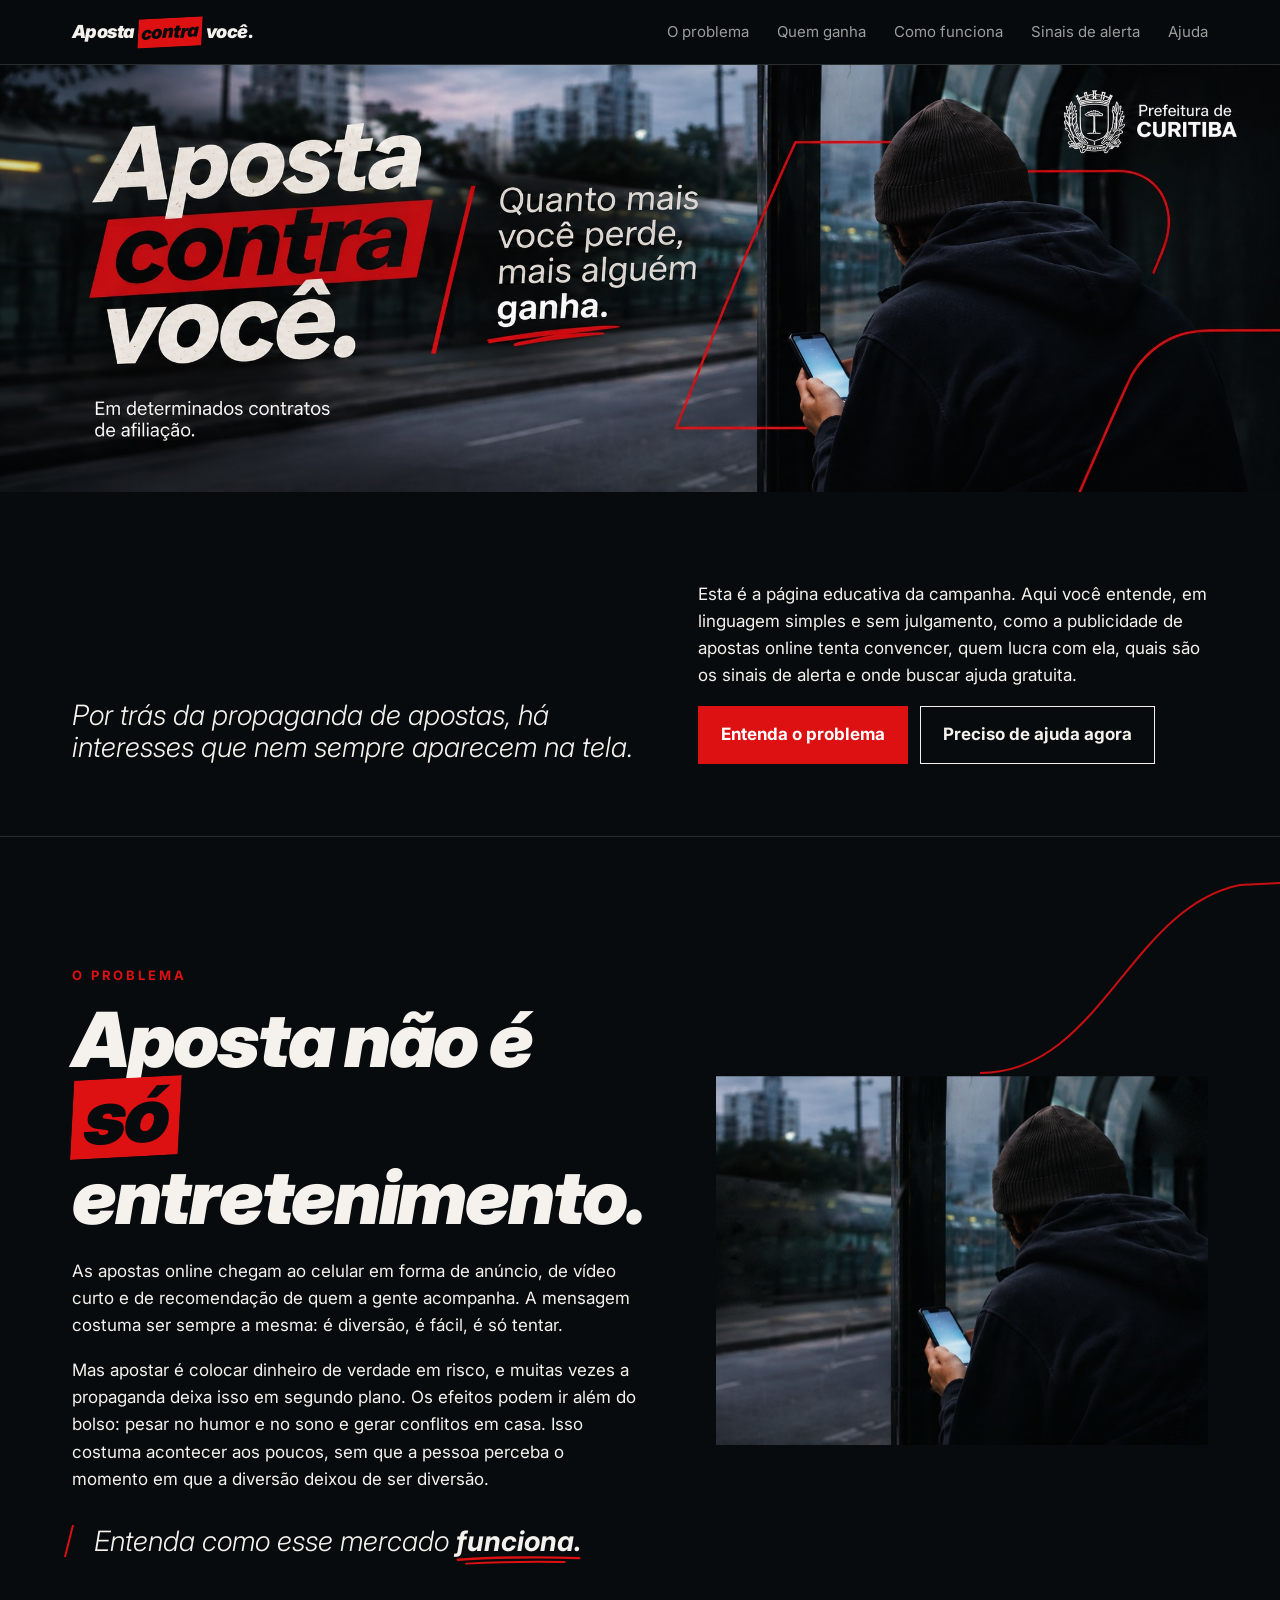
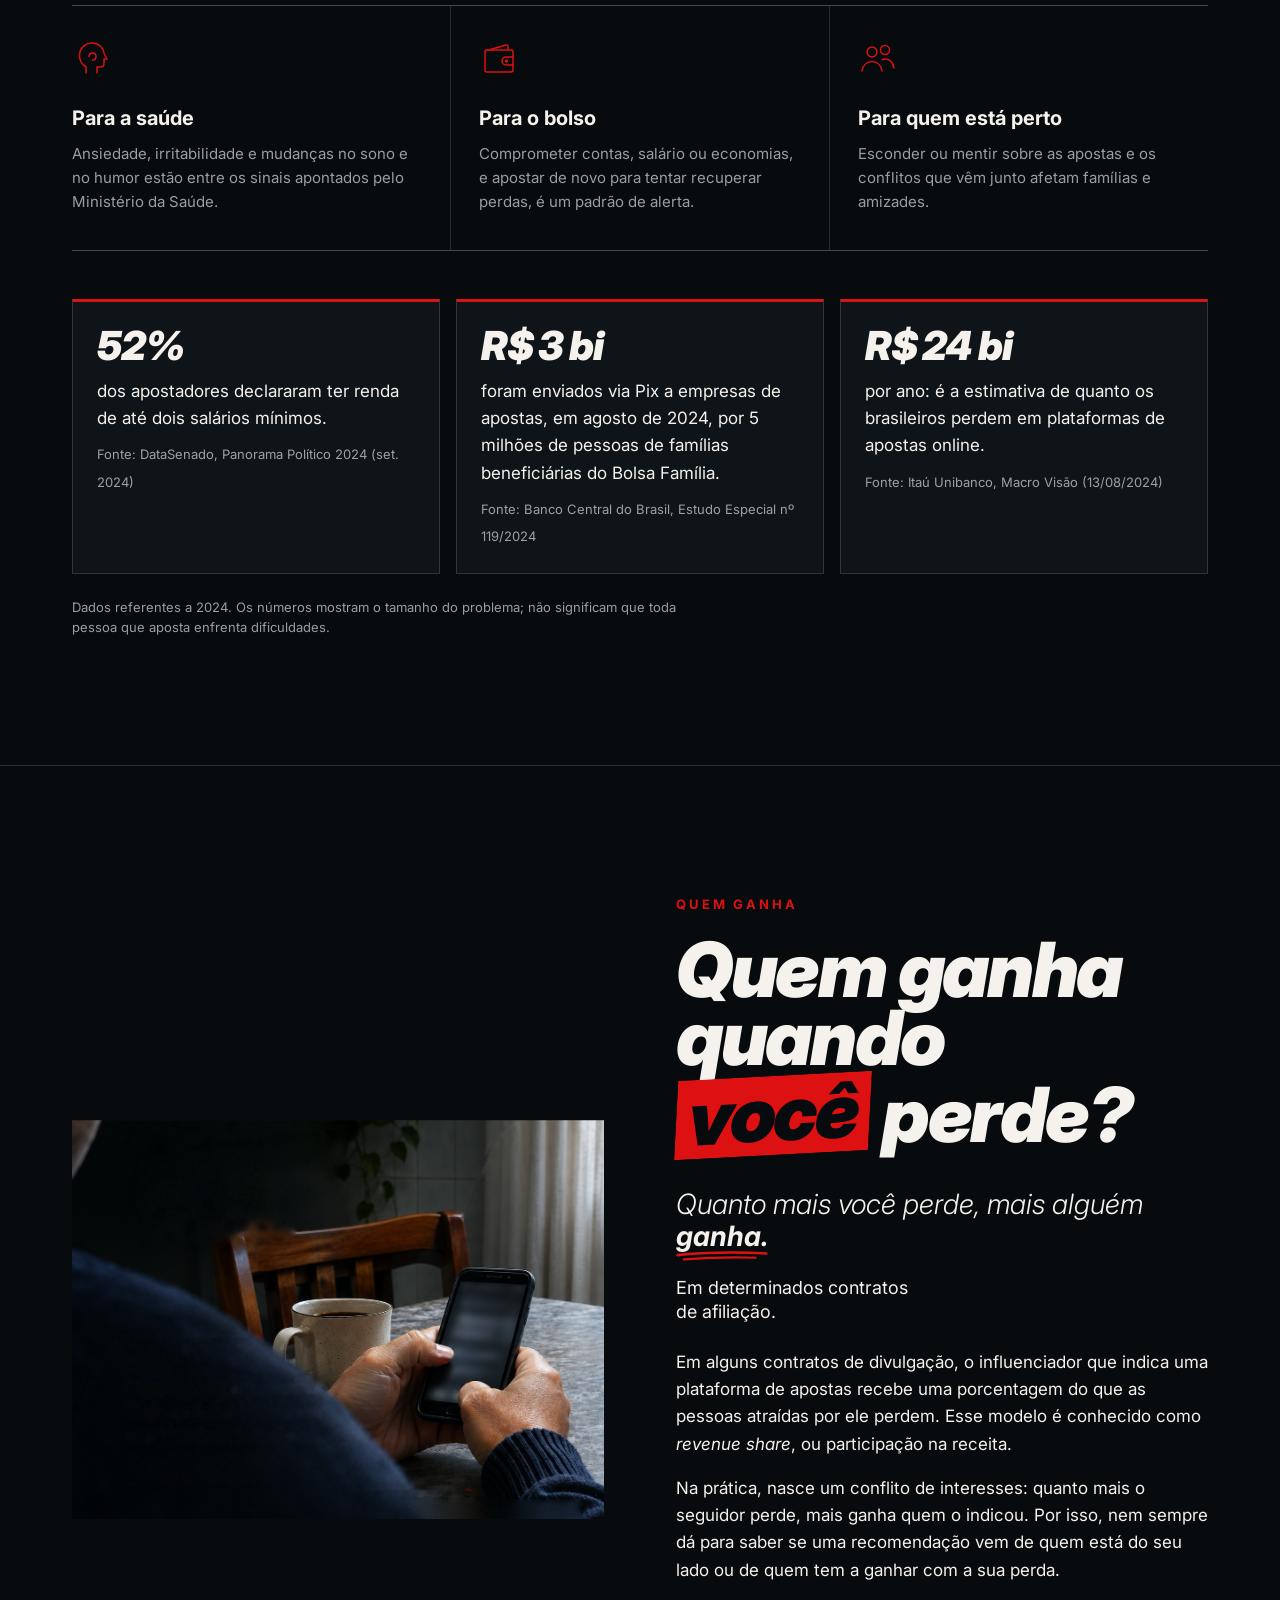
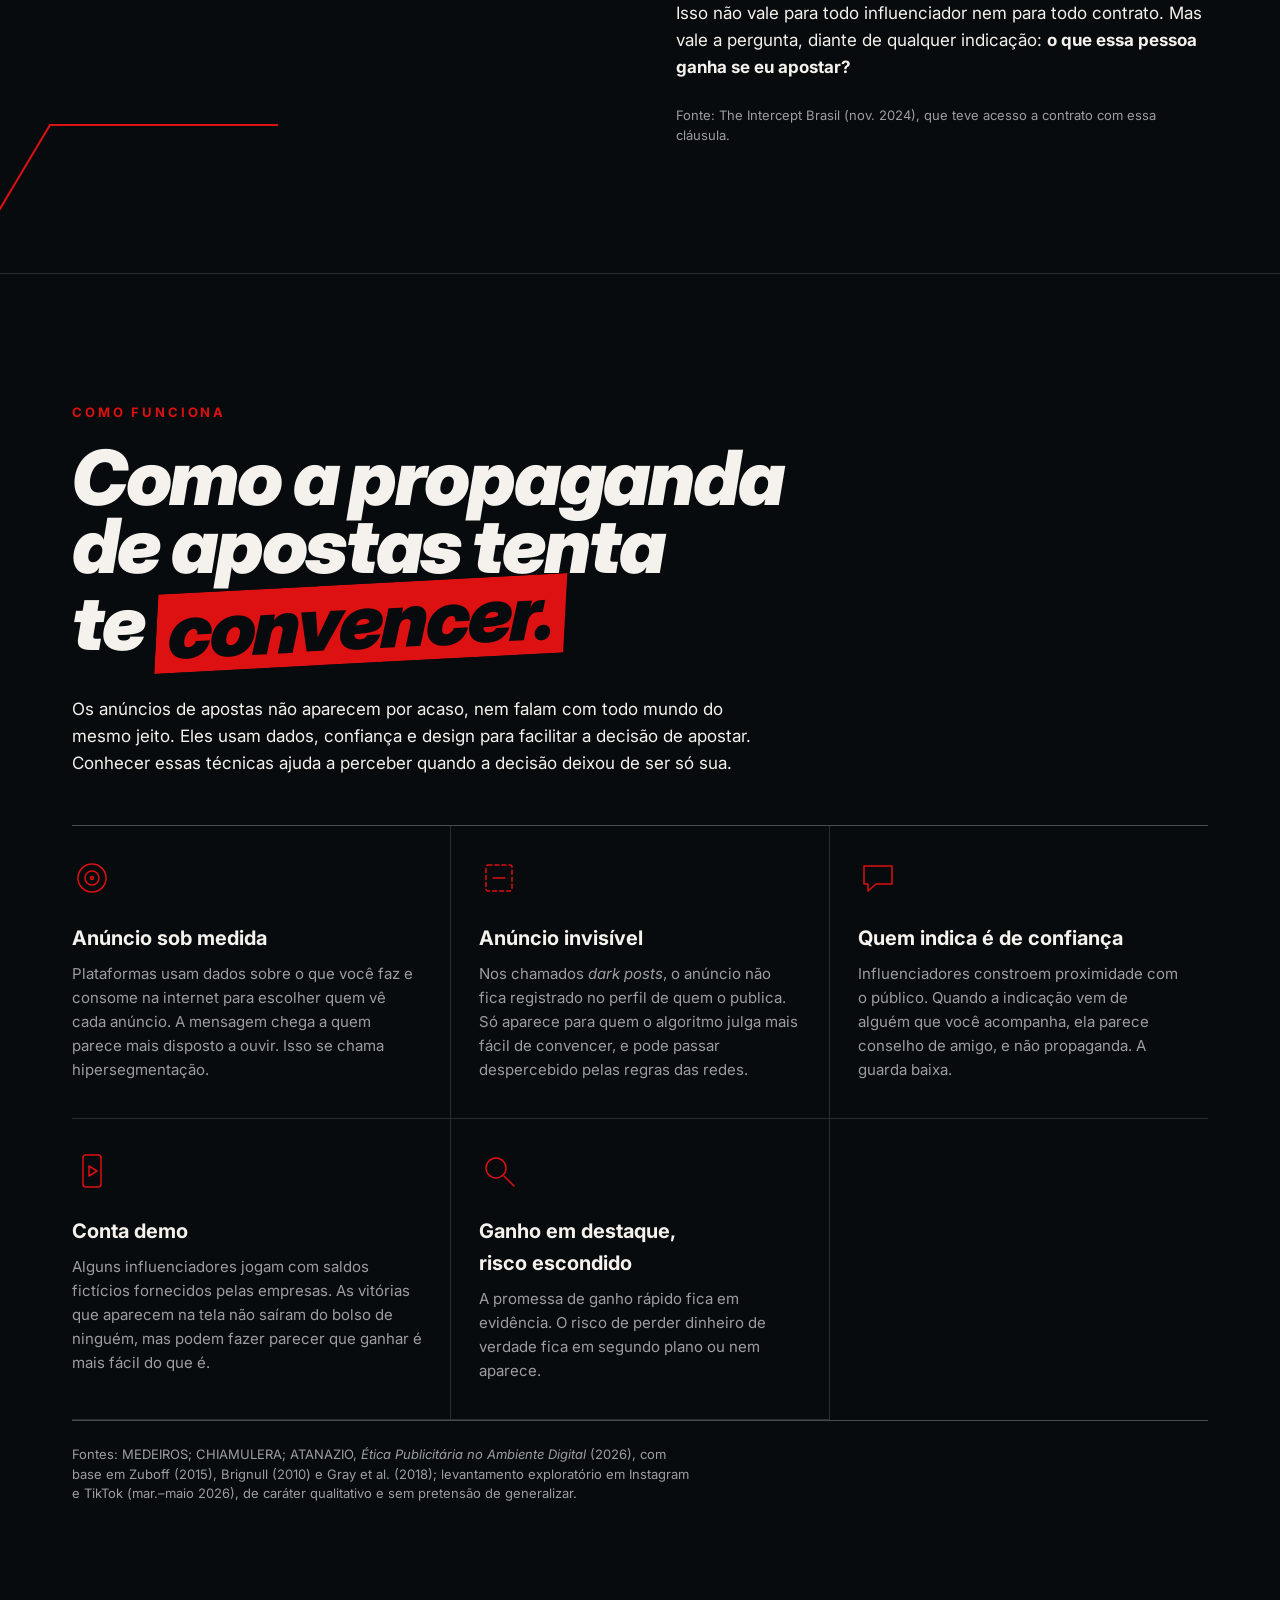
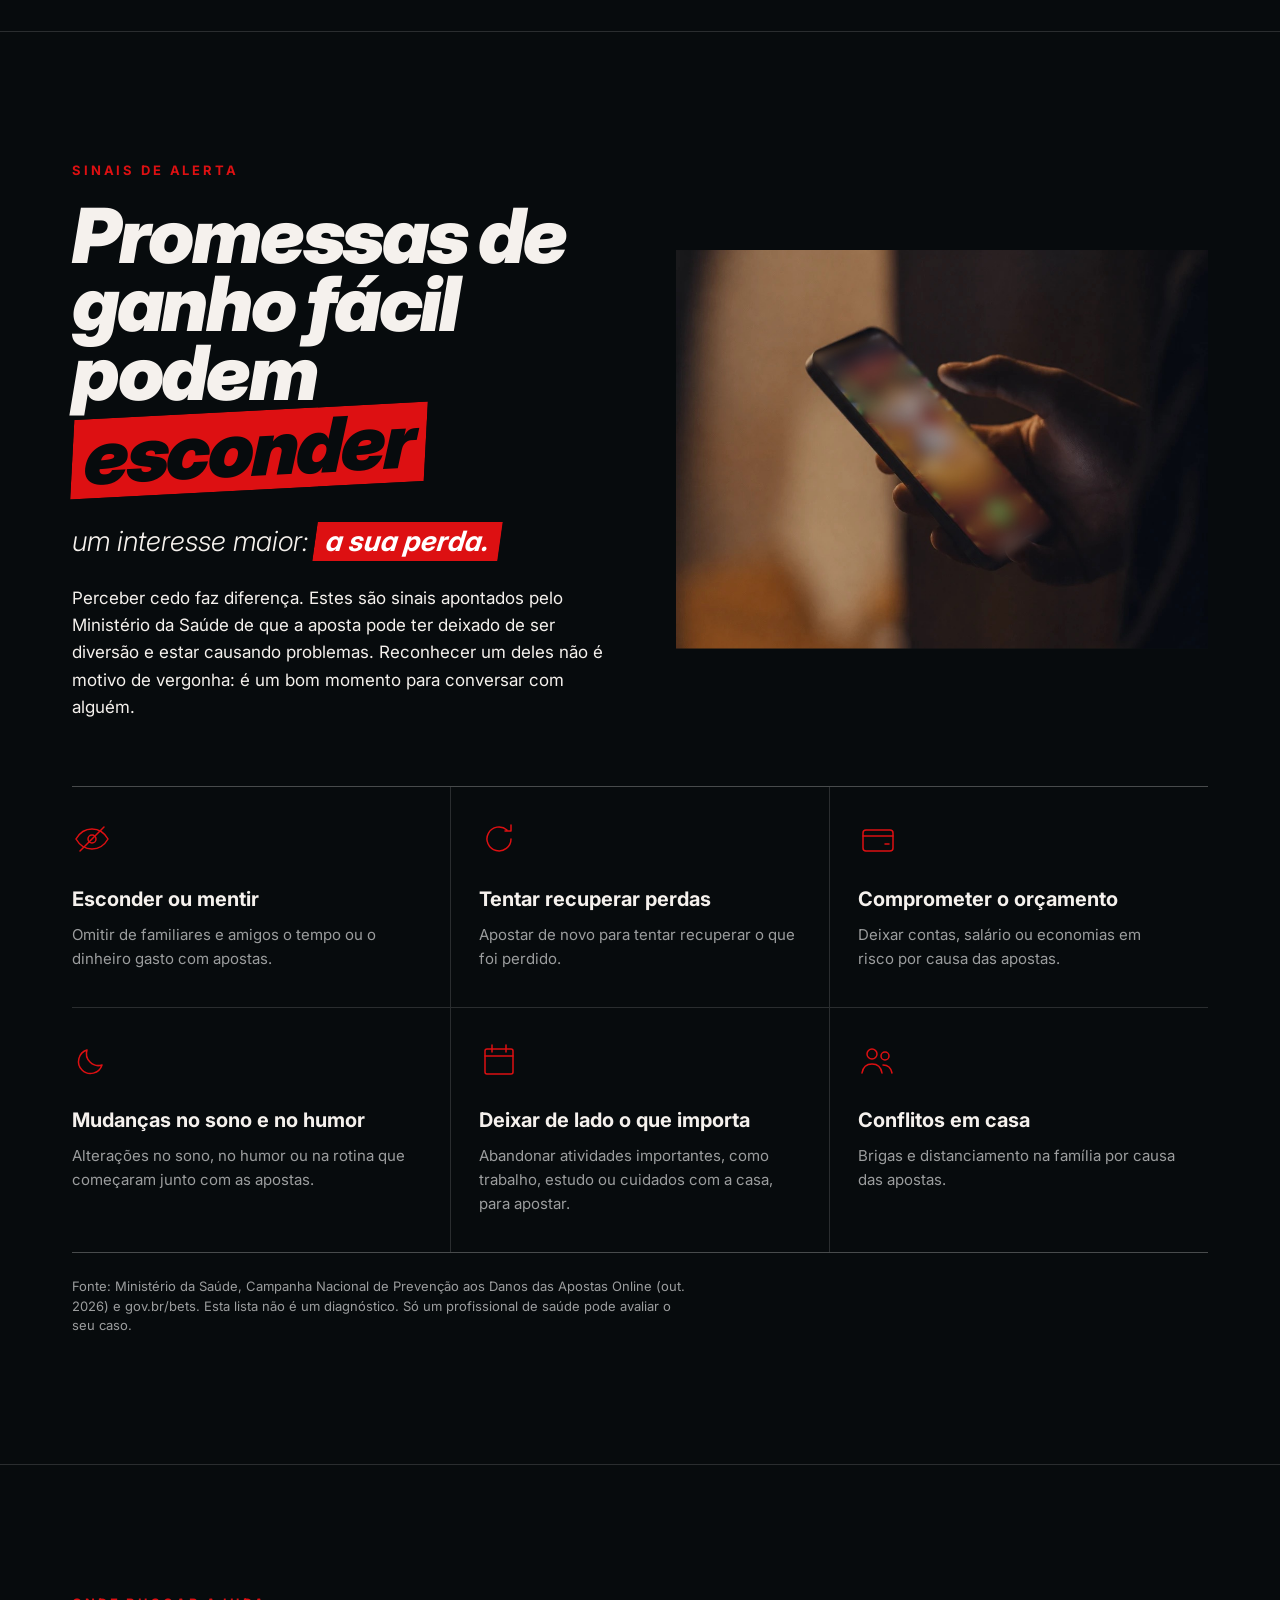
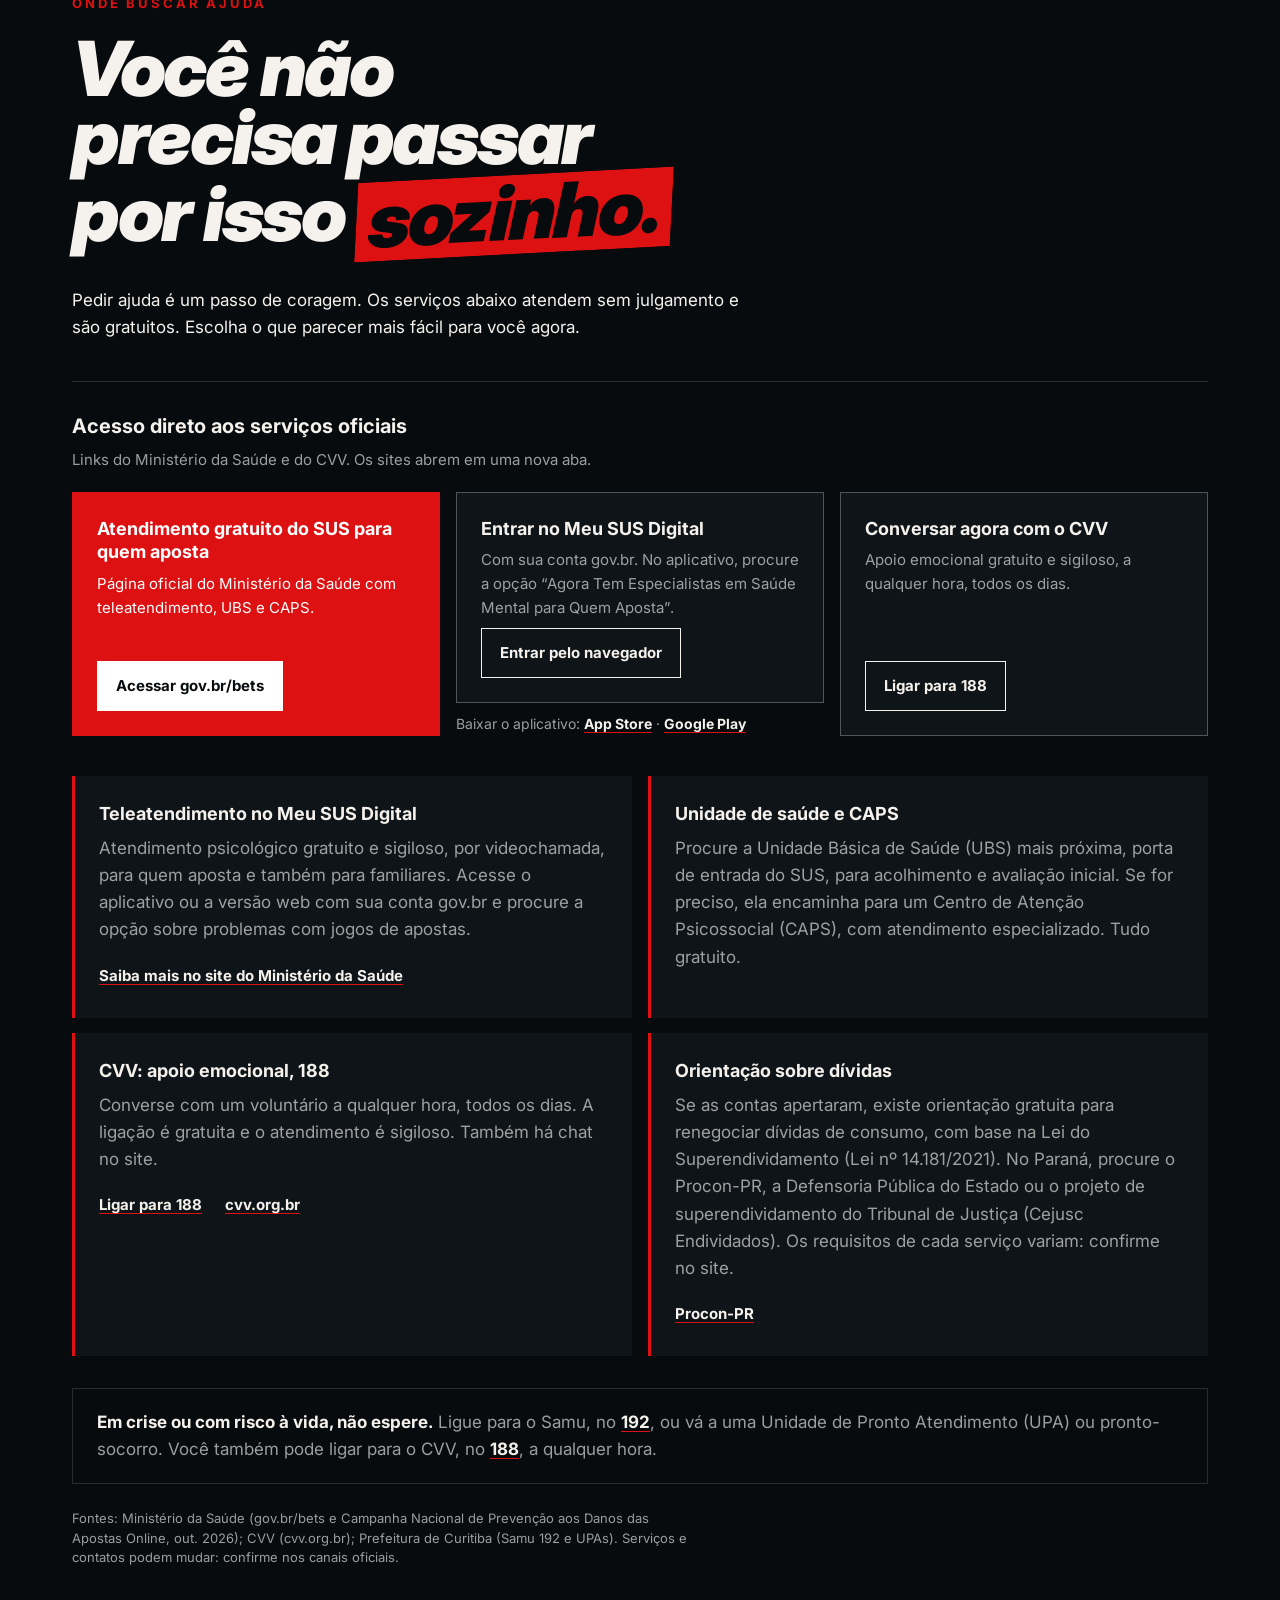
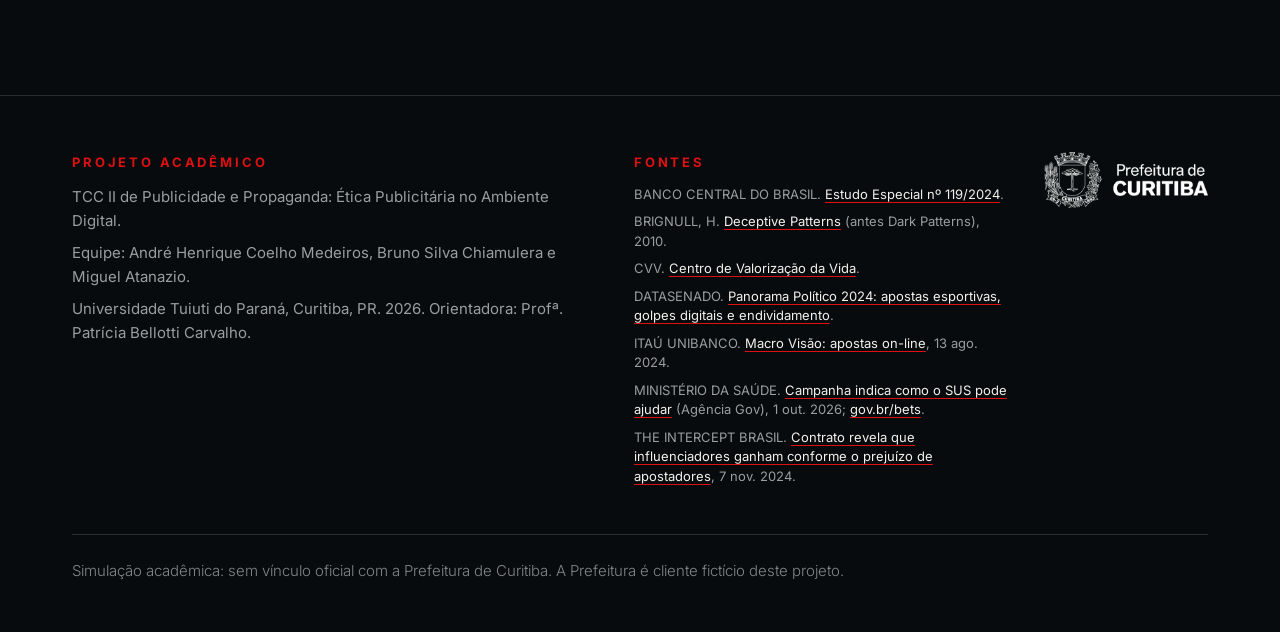
<file: index.html>
<!doctype html>
<html lang="pt-BR">
<head>
  <meta charset="utf-8">
  <meta name="viewport" content="width=device-width, initial-scale=1">
  <title>Aposta contra você. | Página educativa</title>
  <meta name="description" content="Entenda como a publicidade de apostas online tenta convencer você, quem lucra com ela, quais são os sinais de alerta e onde buscar ajuda gratuita. Simulação acadêmica, sem vínculo oficial com a Prefeitura de Curitiba.">
  <meta name="theme-color" content="#070B0D">

  <link rel="preconnect" href="https://fonts.googleapis.com">
  <link rel="preconnect" href="https://fonts.gstatic.com" crossorigin>
  <link href="https://fonts.googleapis.com/css2?family=Inter:ital,wght@0,300;0,400;0,700;0,900;1,300;1,400;1,700;1,900&display=swap" rel="stylesheet">
  <link rel="stylesheet" href="css/styles.css">
  <link rel="stylesheet" href="css/animacoes.css">
  <!-- Ativa os estados iniciais das animações só com JS. Se js/animacoes.js não
       carregar em 4s, remove a classe e mostra tudo. -->
  <script>
    (function (h) {
      h.classList.add('js');
      setTimeout(function () { if (!h.classList.contains('anim-ok')) h.classList.remove('js'); }, 4000);
    })(document.documentElement);
  </script>
  <script src="js/animacoes.js" defer></script>
</head>
<body>
  <a class="pular" href="#conteudo">Pular para o conteúdo</a>

  <!-- ===================== CABEÇALHO ===================== -->
  <header class="topo">
    <div class="container">
      <a class="marca" href="#inicio" aria-label="Aposta contra você, início">
        Aposta <span class="faixa">contra</span> você.
      </a>
      <nav class="menu" aria-label="Seções da página">
        <ul>
          <li><a href="#problema">O problema</a></li>
          <li><a href="#quem-ganha">Quem ganha</a></li>
          <li><a href="#como-funciona">Como funciona</a></li>
          <li><a href="#sinais">Sinais de alerta</a></li>
          <li><a href="#ajuda">Ajuda</a></li>
        </ul>
      </nav>
    </div>
  </header>

  <main id="conteudo">

    <!-- ===================== 1. HERO (KV aprovado, sem alteração) ===================== -->
    <section class="hero" id="inicio" aria-labelledby="hero-titulo">
      <h1 id="hero-titulo" class="sr-only">Aposta contra você.</h1>
      <picture>
        <source media="(min-width: 768px)" srcset="img/kv-outdoor.jpg" width="2172" height="724">
        <img src="img/kv-quadrado.jpg" width="1254" height="1254"
             alt="Peça-chave da campanha Aposta contra você.: pessoa de costas olhando o celular em cena escura de fim de tarde, com frase de apoio sobre o interesse de quem lucra com a aposta e assinatura da Prefeitura de Curitiba.">
      </picture>

      <div class="container hero-chamada">
        <p class="apoio">
          Por trás da propaganda de apostas, há interesses que nem sempre aparecem na tela.
        </p>
        <div>
          <p class="texto">
            Esta é a página educativa da campanha. Aqui você entende, em linguagem simples e sem julgamento, como a publicidade de apostas online tenta convencer, quem lucra com ela, quais são os sinais de alerta e onde buscar ajuda gratuita.
          </p>
          <div class="acoes">
            <a class="botao primario" href="#problema">Entenda o problema</a>
            <a class="botao" href="#ajuda">Preciso de ajuda agora</a>
          </div>
        </div>
      </div>
    </section>

    <!-- ===================== 2. O PROBLEMA ===================== -->
    <section class="secao" id="problema" aria-labelledby="problema-titulo">
      <svg class="grafismo grafismo-curva" viewBox="0 0 340 200" aria-hidden="true">
        <path d="M0 196 C 120 196, 150 30, 260 8 L 340 4"/>
      </svg>
      <div class="container">
        <div class="dupla">
          <div>
            <p class="rotulo">O problema</p>
            <h2 class="titulo" id="problema-titulo">
              Aposta não é<br><span class="faixa">só</span><br>entretenimento.
            </h2>
            <div class="texto">
              <p>As apostas online chegam ao celular em forma de anúncio, de vídeo curto e de recomendação de quem a gente acompanha. A mensagem costuma ser sempre a mesma: é diversão, é fácil, é só tentar.</p>
              <p>Mas apostar é colocar dinheiro de verdade em risco, e muitas vezes a propaganda deixa isso em segundo plano. Os efeitos podem ir além do bolso: pesar no humor e no sono e gerar conflitos em casa. Isso costuma acontecer aos poucos, sem que a pessoa perceba o momento em que a diversão deixou de ser diversão.</p>
            </div>
            <div class="divisor-frase">
              <p class="apoio" style="margin:0">Entenda como esse mercado <span class="rabisco">funciona.</span></p>
            </div>
          </div>
          <figure class="foto">
            <img class="foco-direita" src="img/foto-ponto-onibus.jpg" width="1600" height="533" loading="lazy"
                 alt="Jovem de capuz, de costas, olha o celular em um ponto de ônibus no fim de tarde.">
          </figure>
        </div>

        <ul class="lista-3" aria-label="Riscos das apostas online">
          <li>
            <svg viewBox="0 0 40 40" aria-hidden="true"><path d="M14 35v-6c-4-2.5-6.5-6.5-6.5-11.5C7.5 10.5 13 5 20 5c6.5 0 11.5 4.5 12 10.5l3 5.5h-3v4.5c0 2-1.5 3.5-3.5 3.5H25v6"/><path d="M17 18.5c0-2 1.5-3.5 3.5-3.5s3.5 1.5 3.5 3.5-1.5 3.5-3.5 3.5"/></svg>
            <h3>Para a saúde</h3>
            <p>Ansiedade, irritabilidade e mudanças no sono e no humor estão entre os sinais apontados pelo Ministério da Saúde.</p>
          </li>
          <li>
            <svg viewBox="0 0 40 40" aria-hidden="true"><path d="M29 12V8.5c0-1-1-1.8-2-1.5L8 12.5"/><rect x="6" y="12" width="28" height="22" rx="2"/><path d="M34 19h-7a4 4 0 0 0 0 8h7"/><circle cx="27.5" cy="23" r="1"/></svg>
            <h3>Para o bolso</h3>
            <p>Comprometer contas, salário ou economias, e apostar de novo para tentar recuperar perdas, é um padrão de alerta.</p>
          </li>
          <li>
            <svg viewBox="0 0 40 40" aria-hidden="true"><circle cx="14" cy="14" r="5"/><path d="M4 33c1-6 5-9.5 10-9.5s9 3.5 10 9.5"/><circle cx="27" cy="12" r="4.5"/><path d="M24.5 21.5c.8-.3 1.6-.4 2.5-.4 4.5 0 8 3.2 9 8.9"/></svg>
            <h3>Para quem está perto</h3>
            <p>Esconder ou mentir sobre as apostas e os conflitos que vêm junto afetam famílias e amizades.</p>
          </li>
        </ul>

        <div class="dados" aria-label="Dados sobre apostas online">
          <div class="dado">
            <span class="numero" data-valor="52" data-sufixo="%">52%</span>
            <p>dos apostadores declararam ter renda de até dois salários mínimos.</p>
            <cite>Fonte: DataSenado, Panorama Político 2024 (set. 2024)</cite>
          </div>
          <div class="dado">
            <span class="numero" data-valor="3" data-prefixo="R$ " data-sufixo=" bi">R$ 3 bi</span>
            <p>foram enviados via Pix a empresas de apostas, em agosto de 2024, por 5 milhões de pessoas de famílias beneficiárias do Bolsa Família.</p>
            <cite>Fonte: Banco Central do Brasil, Estudo Especial nº 119/2024</cite>
          </div>
          <div class="dado">
            <span class="numero" data-valor="24" data-prefixo="R$ " data-sufixo=" bi">R$ 24 bi</span>
            <p>por ano: é a estimativa de quanto os brasileiros perdem em plataformas de apostas online.</p>
            <cite>Fonte: Itaú Unibanco, Macro Visão (13/08/2024)</cite>
          </div>
        </div>
        <p class="nota-fonte">Dados referentes a 2024. Os números mostram o tamanho do problema; não significam que toda pessoa que aposta enfrenta dificuldades.</p>
      </div>
    </section>

    <!-- ===================== 3. QUEM GANHA (pergunta e resposta) ===================== -->
    <section class="secao" id="quem-ganha" aria-labelledby="quem-ganha-titulo">
      <svg class="grafismo grafismo-trapezio" viewBox="0 0 300 120" aria-hidden="true">
        <path d="M2 118 L 70 4 L 298 4"/>
      </svg>
      <div class="container">
        <div class="dupla invertida">
          <div>
            <p class="rotulo">Quem ganha</p>
            <h2 class="titulo" id="quem-ganha-titulo">
              Quem ganha<br>quando<br><span class="faixa">você</span> perde?
            </h2>
            <p class="apoio">Quanto mais você perde, mais alguém <span class="rabisco">ganha.</span></p>
            <p class="ressalva">Em determinados contratos<br>de afiliação.</p>
            <div class="texto">
              <p>Em alguns contratos de divulgação, o influenciador que indica uma plataforma de apostas recebe uma porcentagem do que as pessoas atraídas por ele perdem. Esse modelo é conhecido como <em>revenue share</em>, ou participação na receita.</p>
              <p>Na prática, nasce um conflito de interesses: quanto mais o seguidor perde, mais ganha quem o indicou. Por isso, nem sempre dá para saber se uma recomendação vem de quem está do seu lado ou de quem tem a ganhar com a sua perda.</p>
              <p>Isso não vale para todo influenciador nem para todo contrato. Mas vale a pergunta, diante de qualquer indicação: <strong>o que essa pessoa ganha se eu apostar?</strong></p>
            </div>
            <p class="nota-fonte">Fonte: The Intercept Brasil (nov. 2024), que teve acesso a contrato com essa cláusula.</p>
          </div>
          <figure class="foto">
            <img src="img/foto-cozinha.jpg" width="1200" height="1200" loading="lazy"
                 alt="Homem idoso, de costas, sentado à mesa da cozinha com uma xícara de café, segura o celular com as duas mãos.">
          </figure>
        </div>
      </div>
    </section>

    <!-- ===================== 4. COMO FUNCIONA (técnicas de persuasão) ===================== -->
    <section class="secao" id="como-funciona" aria-labelledby="como-funciona-titulo">
      <div class="container">
        <p class="rotulo">Como funciona</p>
        <h2 class="titulo" id="como-funciona-titulo">
          Como a propaganda<br>de apostas tenta<br>te <span class="faixa">convencer.</span>
        </h2>
        <div class="texto">
          <p>Os anúncios de apostas não aparecem por acaso, nem falam com todo mundo do mesmo jeito. Eles usam dados, confiança e design para facilitar a decisão de apostar. Conhecer essas técnicas ajuda a perceber quando a decisão deixou de ser só sua.</p>
        </div>

        <ul class="lista-3 seis" aria-label="Cinco técnicas usadas na publicidade de apostas">
          <li>
            <svg viewBox="0 0 40 40" aria-hidden="true"><circle cx="20" cy="20" r="14"/><circle cx="20" cy="20" r="7"/><circle cx="20" cy="20" r="1.5"/></svg>
            <h3>Anúncio sob medida</h3>
            <p>Plataformas usam dados sobre o que você faz e consome na internet para escolher quem vê cada anúncio. A mensagem chega a quem parece mais disposto a ouvir. Isso se chama hipersegmentação.</p>
          </li>
          <li>
            <svg viewBox="0 0 40 40" aria-hidden="true"><rect x="7" y="7" width="26" height="26" rx="2" stroke-dasharray="4 3"/><path d="M14 20h12"/></svg>
            <h3>Anúncio invisível</h3>
            <p>Nos chamados <em>dark posts</em>, o anúncio não fica registrado no perfil de quem o publica. Só aparece para quem o algoritmo julga mais fácil de convencer, e pode passar despercebido pelas regras das redes.</p>
          </li>
          <li>
            <svg viewBox="0 0 40 40" aria-hidden="true"><path d="M6 8h28v18H18l-8 7v-7H6z"/></svg>
            <h3>Quem indica é de confiança</h3>
            <p>Influenciadores constroem proximidade com o público. Quando a indicação vem de alguém que você acompanha, ela parece conselho de amigo, e não propaganda. A guarda baixa.</p>
          </li>
          <li>
            <svg viewBox="0 0 40 40" aria-hidden="true"><rect x="11" y="4" width="18" height="32" rx="3"/><path d="M17 15l8 5-8 5z"/></svg>
            <h3>Conta demo</h3>
            <p>Alguns influenciadores jogam com saldos fictícios fornecidos pelas empresas. As vitórias que aparecem na tela não saíram do bolso de ninguém, mas podem fazer parecer que ganhar é mais fácil do que é.</p>
          </li>
          <li>
            <svg viewBox="0 0 40 40" aria-hidden="true"><circle cx="17" cy="17" r="10"/><path d="M25 25l10 10"/></svg>
            <h3>Ganho em destaque, risco escondido</h3>
            <p>A promessa de ganho rápido fica em evidência. O risco de perder dinheiro de verdade fica em segundo plano ou nem aparece.</p>
          </li>
        </ul>
        <p class="nota-fonte">Fontes: MEDEIROS; CHIAMULERA; ATANAZIO, <em>Ética Publicitária no Ambiente Digital</em> (2026), com base em Zuboff (2015), Brignull (2010) e Gray et al. (2018); levantamento exploratório em Instagram e TikTok (mar.–maio 2026), de caráter qualitativo e sem pretensão de generalizar.</p>
      </div>
    </section>

    <!-- ===================== 5. SINAIS DE ALERTA / MENSAGEM DA CAMPANHA ===================== -->
    <section class="secao" id="sinais" aria-labelledby="sinais-titulo">
      <div class="container">
        <div class="dupla">
          <div>
            <p class="rotulo">Sinais de alerta</p>
            <h2 class="titulo" id="sinais-titulo">
              Promessas de<br>ganho fácil<br>podem <span class="faixa">esconder</span>
            </h2>
            <p class="apoio">um interesse maior: <span class="faixa-frase">a sua perda.</span></p>
            <div class="texto">
              <p>Perceber cedo faz diferença. Estes são sinais apontados pelo Ministério da Saúde de que a aposta pode ter deixado de ser diversão e estar causando problemas. Reconhecer um deles não é motivo de vergonha: é um bom momento para conversar com alguém.</p>
            </div>
          </div>
          <figure class="foto">
            <img class="foco-celular" src="img/foto-celular-sinais.jpg" width="1024" height="1536" loading="lazy"
                 alt="Mão segurando um celular em ambiente escuro; a tela, desfocada, mostra um jogo de apostas colorido.">
          </figure>
        </div>

        <ul class="lista-3 seis" aria-label="Sinais de alerta">
          <li>
            <svg viewBox="0 0 40 40" aria-hidden="true"><path d="M4 20c4-7 10-10 16-10s12 3 16 10c-4 7-10 10-16 10S8 27 4 20z"/><circle cx="20" cy="20" r="4"/><path d="M8 32L32 8"/></svg>
            <h3>Esconder ou mentir</h3>
            <p>Omitir de familiares e amigos o tempo ou o dinheiro gasto com apostas.</p>
          </li>
          <li>
            <svg viewBox="0 0 40 40" aria-hidden="true"><path d="M32 20a12 12 0 1 1-4-9M32 6v6h-6"/></svg>
            <h3>Tentar recuperar perdas</h3>
            <p>Apostar de novo para tentar recuperar o que foi perdido.</p>
          </li>
          <li>
            <svg viewBox="0 0 40 40" aria-hidden="true"><rect x="5" y="11" width="30" height="21" rx="3"/><path d="M5 17h30M27 25h4"/></svg>
            <h3>Comprometer o orçamento</h3>
            <p>Deixar contas, salário ou economias em risco por causa das apostas.</p>
          </li>
          <li>
            <svg viewBox="0 0 40 40" aria-hidden="true"><path d="M30 25A12 12 0 0 1 15 10a12 12 0 1 0 15 15z"/></svg>
            <h3>Mudanças no sono e no humor</h3>
            <p>Alterações no sono, no humor ou na rotina que começaram junto com as apostas.</p>
          </li>
          <li>
            <svg viewBox="0 0 40 40" aria-hidden="true"><rect x="6" y="9" width="28" height="25" rx="2"/><path d="M6 16h28M13 5v7M27 5v7"/></svg>
            <h3>Deixar de lado o que importa</h3>
            <p>Abandonar atividades importantes, como trabalho, estudo ou cuidados com a casa, para apostar.</p>
          </li>
          <li>
            <svg viewBox="0 0 40 40" aria-hidden="true"><circle cx="14" cy="14" r="5"/><circle cx="27" cy="16" r="4"/><path d="M4 33c1-6 5-9 10-9s9 3 10 9M25 25c5 0 8 3 9 8"/></svg>
            <h3>Conflitos em casa</h3>
            <p>Brigas e distanciamento na família por causa das apostas.</p>
          </li>
        </ul>
        <p class="nota-fonte">Fonte: Ministério da Saúde, Campanha Nacional de Prevenção aos Danos das Apostas Online (out. 2026) e gov.br/bets. Esta lista não é um diagnóstico. Só um profissional de saúde pode avaliar o seu caso.</p>
      </div>
    </section>

    <!-- ===================== 6. AJUDA ===================== -->
    <section class="secao" id="ajuda" aria-labelledby="ajuda-titulo">
      <div class="container">
        <p class="rotulo">Onde buscar ajuda</p>
        <h2 class="titulo" id="ajuda-titulo">
          Você não<br>precisa passar<br>por isso <span class="faixa">sozinho.</span>
        </h2>
        <div class="texto">
          <p>Pedir ajuda é um passo de coragem. Os serviços abaixo atendem sem julgamento e são gratuitos. Escolha o que parecer mais fácil para você agora.</p>
        </div>

        <!-- Acesso direto: links oficiais conferidos em 24/11/2026 -->
        <div class="acesso-direto" role="region" aria-labelledby="acesso-direto-titulo">
          <h3 id="acesso-direto-titulo">Acesso direto aos serviços oficiais</h3>
          <p class="acesso-nota">Links do Ministério da Saúde e do CVV. Os sites abrem em uma nova aba.</p>
          <ul class="acessos">
            <li>
              <a class="acesso primario" href="https://www.gov.br/bets" target="_blank" rel="noopener">
                <span class="acesso-titulo">Atendimento gratuito do SUS para quem aposta</span>
                <span class="acesso-desc">Página oficial do Ministério da Saúde com teleatendimento, UBS e CAPS.</span>
                <span class="acesso-botao">Acessar gov.br/bets</span>
              </a>
            </li>
            <li>
              <a class="acesso" href="https://meususdigital.saude.gov.br/login" target="_blank" rel="noopener">
                <span class="acesso-titulo">Entrar no Meu SUS Digital</span>
                <span class="acesso-desc">Com sua conta gov.br. No aplicativo, procure a opção “Agora Tem Especialistas em Saúde Mental para Quem Aposta”.</span>
                <span class="acesso-botao">Entrar pelo navegador</span>
              </a>
              <p class="acesso-lojas">Baixar o aplicativo:
                <a href="https://apps.apple.com/br/app/meususdigital/id1045754608" target="_blank" rel="noopener">App Store</a> ·
                <a href="https://play.google.com/store/apps/details?id=br.gov.datasus.cnsdigital" target="_blank" rel="noopener">Google Play</a>
              </p>
            </li>
            <li>
              <a class="acesso" href="tel:188">
                <span class="acesso-titulo">Conversar agora com o CVV</span>
                <span class="acesso-desc">Apoio emocional gratuito e sigiloso, a qualquer hora, todos os dias.</span>
                <span class="acesso-botao">Ligar para 188</span>
              </a>
            </li>
          </ul>
        </div>

        <ul class="canais" aria-label="Canais de ajuda">
          <li class="canal">
            <h3>Teleatendimento no Meu SUS Digital</h3>
            <p>Atendimento psicológico gratuito e sigiloso, por videochamada, para quem aposta e também para familiares. Acesse o aplicativo ou a versão web com sua conta gov.br e procure a opção sobre problemas com jogos de apostas.</p>
            <a class="acao" href="https://www.gov.br/bets">Saiba mais no site do Ministério da Saúde</a>
          </li>
          <li class="canal">
            <h3>Unidade de saúde e CAPS</h3>
            <p>Procure a Unidade Básica de Saúde (UBS) mais próxima, porta de entrada do SUS, para acolhimento e avaliação inicial. Se for preciso, ela encaminha para um Centro de Atenção Psicossocial (CAPS), com atendimento especializado. Tudo gratuito.</p>
          </li>
          <li class="canal">
            <h3>CVV: apoio emocional, 188</h3>
            <p>Converse com um voluntário a qualquer hora, todos os dias. A ligação é gratuita e o atendimento é sigiloso. Também há chat no site.</p>
            <a class="acao" href="tel:188">Ligar para 188</a>
            <a class="acao" href="https://cvv.org.br">cvv.org.br</a>
          </li>
          <li class="canal">
            <h3>Orientação sobre dívidas</h3>
            <p>Se as contas apertaram, existe orientação gratuita para renegociar dívidas de consumo, com base na Lei do Superendividamento (Lei nº 14.181/2021). No Paraná, procure o Procon-PR, a Defensoria Pública do Estado ou o projeto de superendividamento do Tribunal de Justiça (Cejusc Endividados). Os requisitos de cada serviço variam: confirme no site.</p>
            <a class="acao" href="https://www.procon.pr.gov.br">Procon-PR</a>
          </li>
        </ul>

        <p class="aviso-urgencia">
          <strong>Em crise ou com risco à vida, não espere.</strong> Ligue para o Samu, no <a href="tel:192">192</a>, ou vá a uma Unidade de Pronto Atendimento (UPA) ou pronto-socorro. Você também pode ligar para o CVV, no <a href="tel:188">188</a>, a qualquer hora.
        </p>
        <p class="nota-fonte">Fontes: Ministério da Saúde (gov.br/bets e Campanha Nacional de Prevenção aos Danos das Apostas Online, out. 2026); CVV (cvv.org.br); Prefeitura de Curitiba (Samu 192 e UPAs). Serviços e contatos podem mudar: confirme nos canais oficiais.</p>
      </div>
    </section>

  </main>

  <!-- ===================== RODAPÉ ===================== -->
  <footer class="rodape">
    <div class="container">
      <div class="rodape-grade">
        <div>
          <h2>Projeto acadêmico</h2>
          <p>TCC II de Publicidade e Propaganda: Ética Publicitária no Ambiente Digital.</p>
          <p>Equipe: André Henrique Coelho Medeiros, Bruno Silva Chiamulera e Miguel Atanazio.</p>
          <p>Universidade Tuiuti do Paraná, Curitiba, PR. 2026. Orientadora: Profª. Patrícia Bellotti Carvalho.</p>
        </div>
        <div>
          <h2>Fontes</h2>
          <ul class="fontes">
            <li>BANCO CENTRAL DO BRASIL. <a href="https://www.bcb.gov.br/conteudo/relatorioinflacao/EstudosEspeciais/EE119_Analise_tecnica_sobre_o_mercado_de_apostas_online_no_Brasil_e_o_perfil_dos_apostadores.pdf">Estudo Especial nº 119/2024</a>.</li>
            <li>BRIGNULL, H. <a href="https://www.deceptive.design/">Deceptive Patterns</a> (antes Dark Patterns), 2010.</li>
            <li>CVV. <a href="https://cvv.org.br">Centro de Valorização da Vida</a>.</li>
            <li>DATASENADO. <a href="https://www12.senado.leg.br/noticias/arquivos/2024/09/30/relatorio_apostasesportivas-golpesdigitais-endividamento-1.pdf">Panorama Político 2024: apostas esportivas, golpes digitais e endividamento</a>.</li>
            <li>ITAÚ UNIBANCO. <a href="https://macroattachment.cloud.itau.com.br/attachments/a77e92d9-319f-45ca-b657-6c721241804b/13082024_MACRO_VISAO_Apostas_on-line.pdf">Macro Visão: apostas on-line</a>, 13 ago. 2024.</li>
            <li>MINISTÉRIO DA SAÚDE. <a href="https://agenciagov.ebc.com.br/noticias/202610/campanha-do-ministerio-da-saude-orienta-sobre-riscos-das-apostas-online-e-atendimento-disponivel-no-sus">Campanha indica como o SUS pode ajudar</a> (Agência Gov), 1 out. 2026; <a href="https://www.gov.br/bets">gov.br/bets</a>.</li>
            <li>THE INTERCEPT BRASIL. <a href="https://intercept.com.br/2024/11/07/bets-prior-influenciadores/">Contrato revela que influenciadores ganham conforme o prejuízo de apostadores</a>, 7 nov. 2024.</li>
          </ul>
        </div>
        <div class="assinatura">
          <img src="img/logo-prefeitura-branca.png" width="935" height="320"
               alt="Assinatura: Prefeitura de Curitiba (uso fictício, simulação acadêmica)">
        </div>
      </div>
      <p class="rotulo-academico">
        Simulação acadêmica: sem vínculo oficial com a Prefeitura de Curitiba. A Prefeitura é cliente fictício deste projeto.
      </p>
    </div>
  </footer>
</body>
</html>
</file>
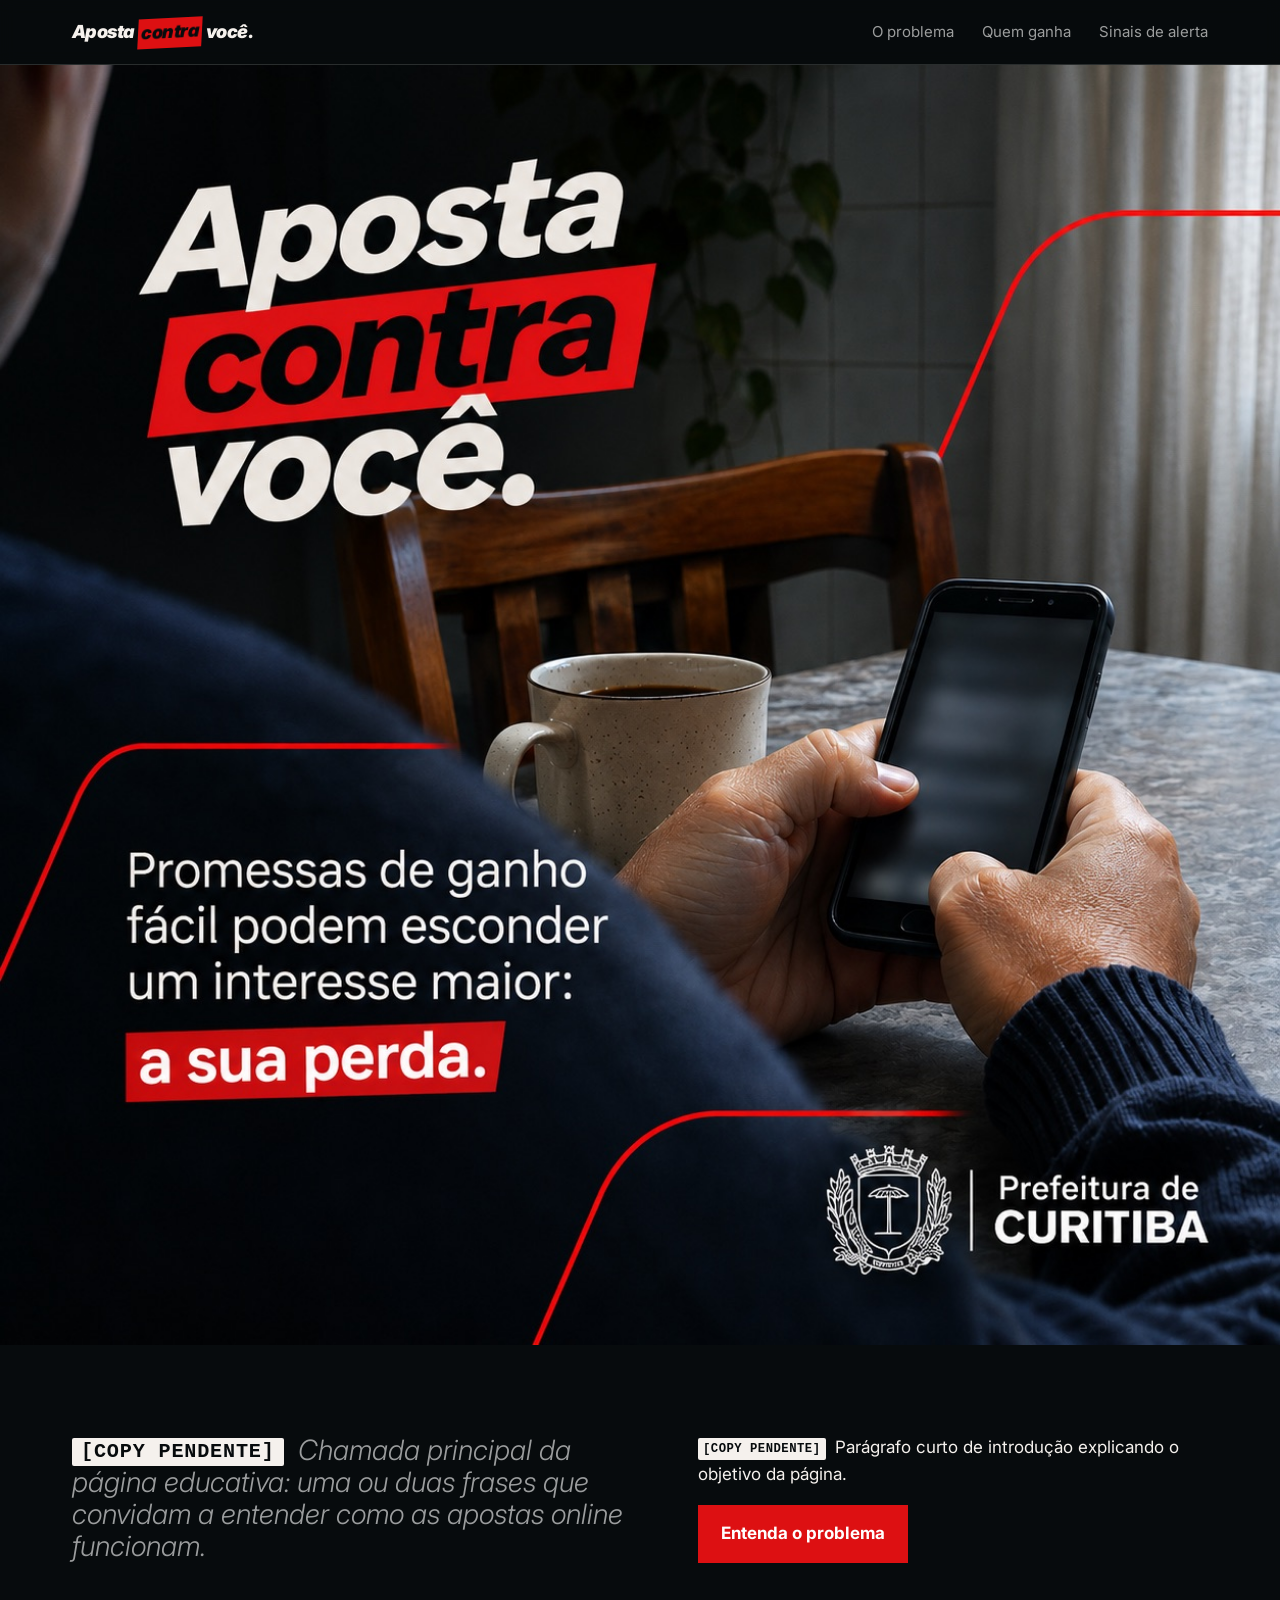
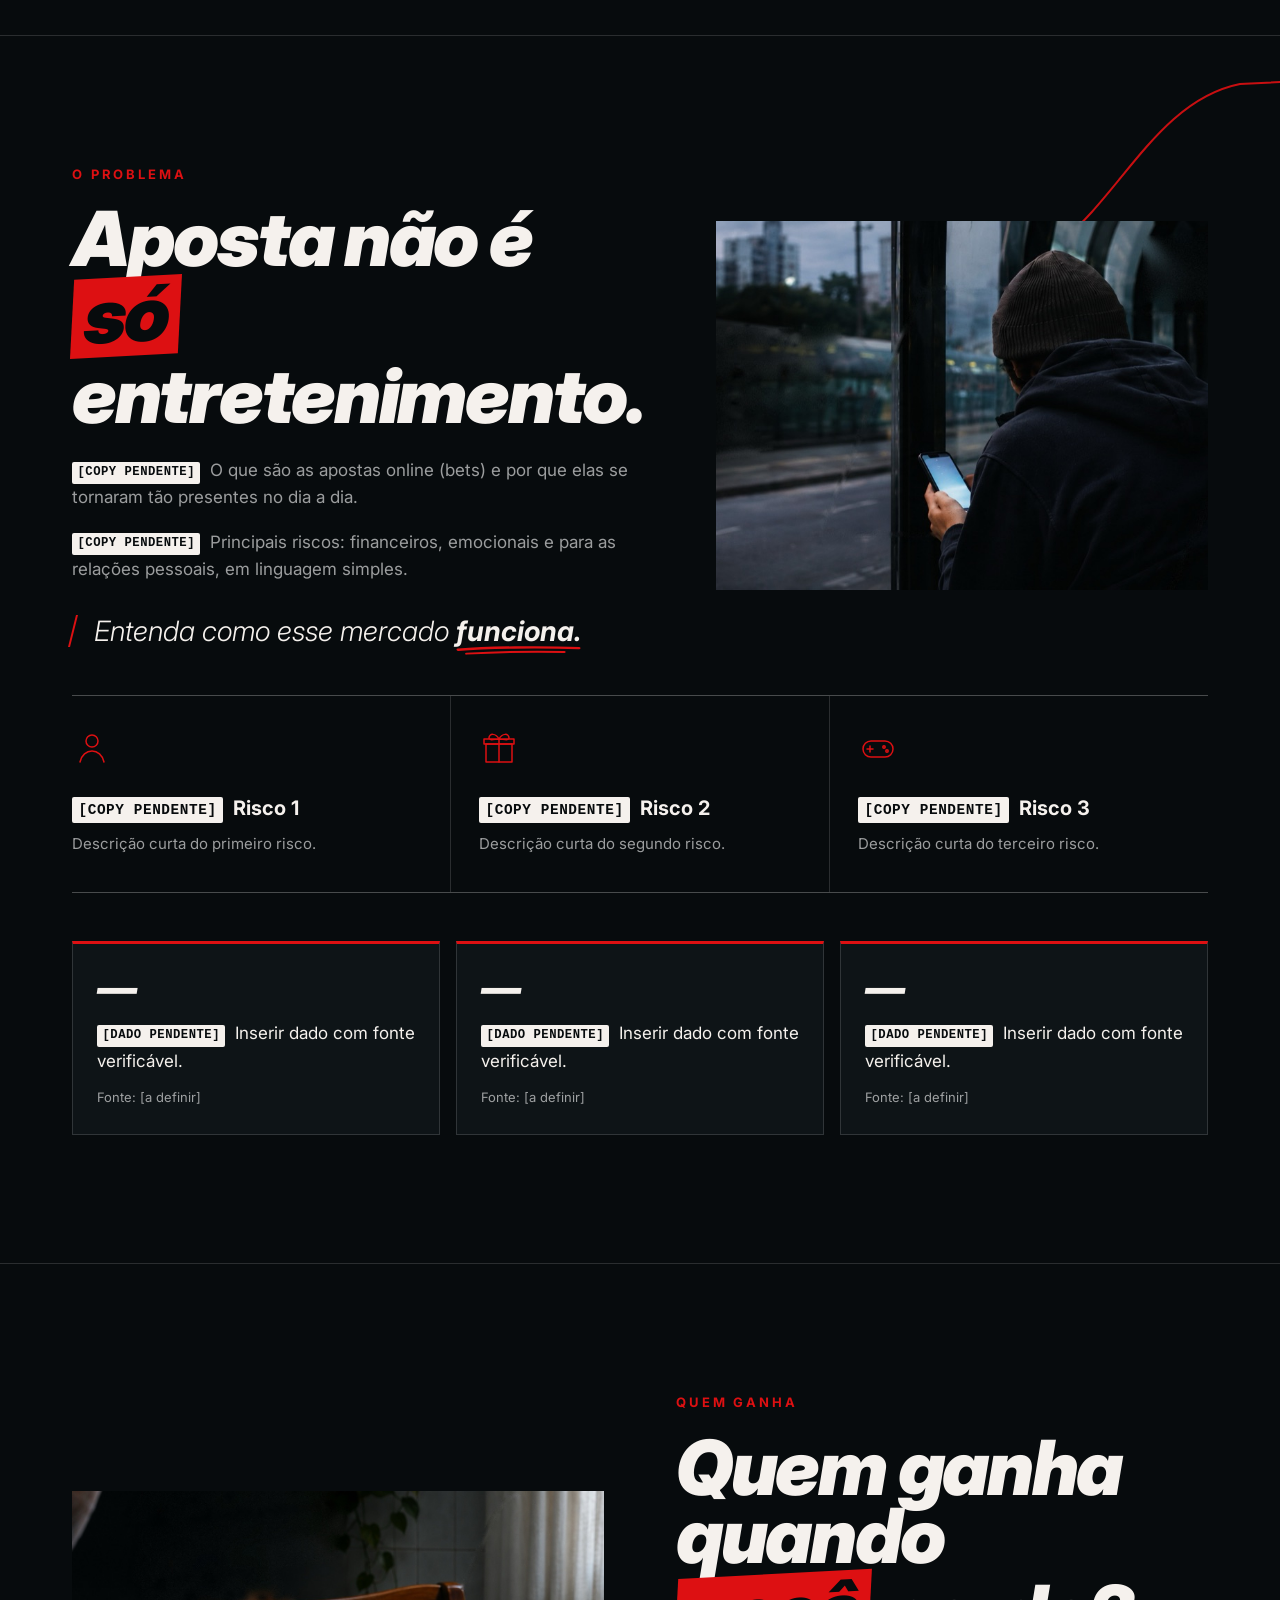
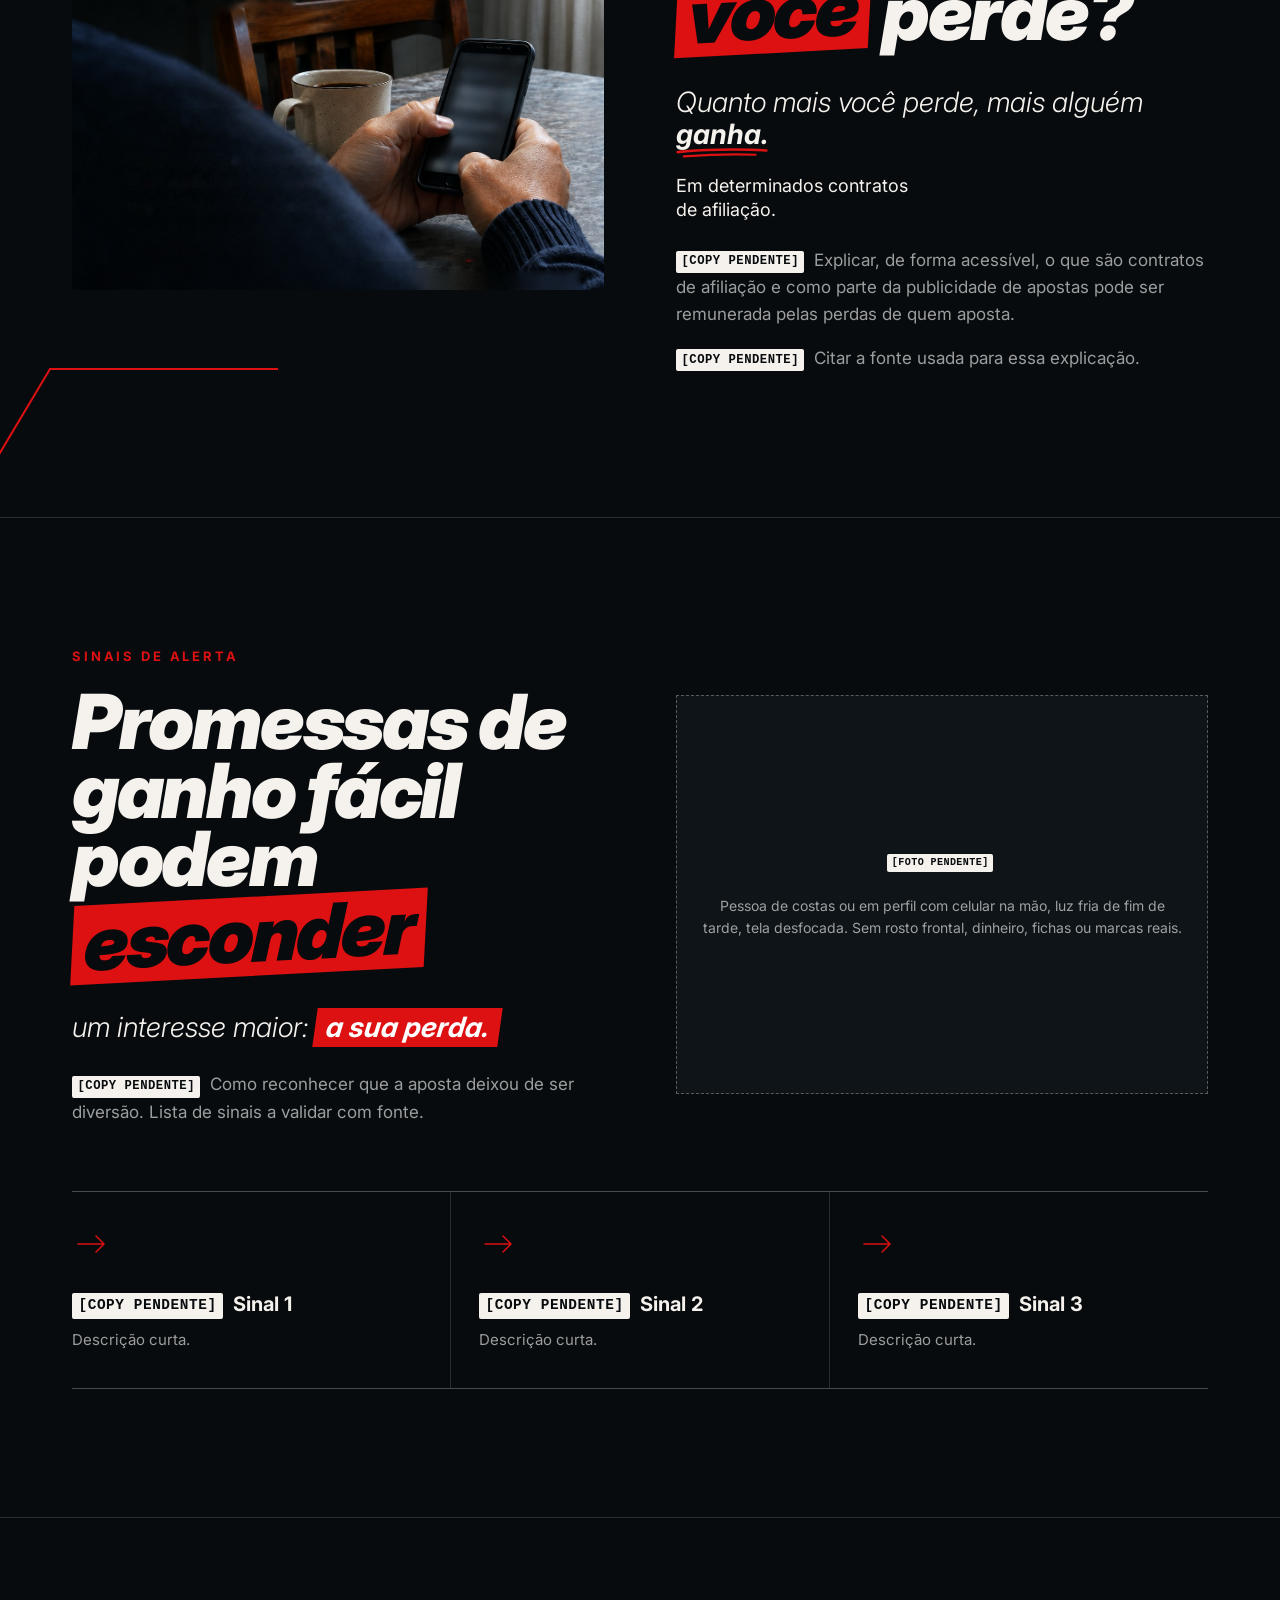
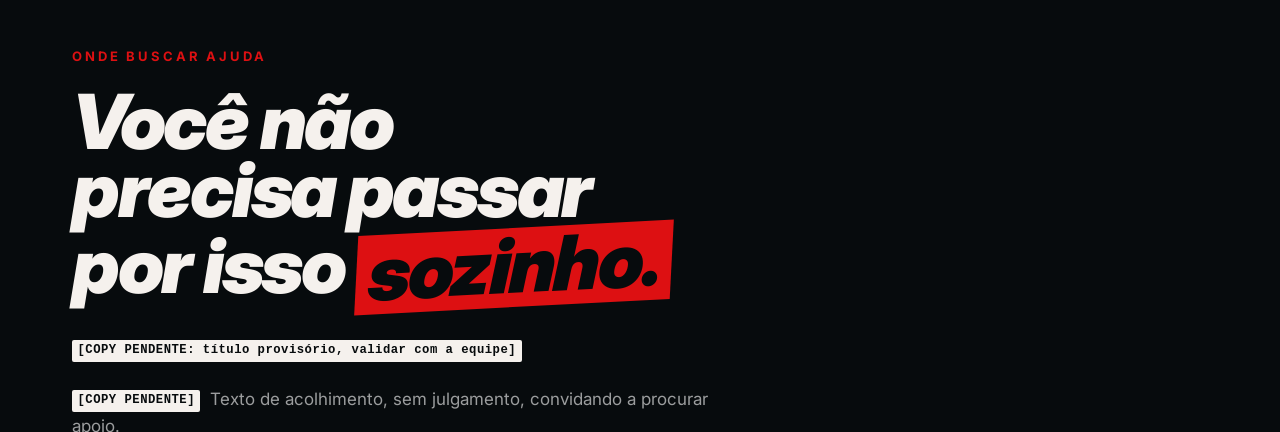
<file: index.esqueleto.html>
<!doctype html>
<html lang="pt-BR">
<head>
  <meta charset="utf-8">
  <meta name="viewport" content="width=device-width, initial-scale=1">
  <title>Aposta contra você. | Página educativa</title>
  <meta name="description" content="[COPY PENDENTE] Página educativa da campanha Aposta contra você, sobre os riscos das apostas online. Simulação acadêmica, sem vínculo oficial com a Prefeitura de Curitiba.">
  <meta name="theme-color" content="#070B0D">

  <link rel="preconnect" href="https://fonts.googleapis.com">
  <link rel="preconnect" href="https://fonts.gstatic.com" crossorigin>
  <link href="https://fonts.googleapis.com/css2?family=Inter:ital,wght@0,300;0,400;0,700;0,900;1,300;1,400;1,700;1,900&display=swap" rel="stylesheet">
  <link rel="stylesheet" href="css/styles.css">
</head>
<body>
  <a class="pular" href="#conteudo">Pular para o conteúdo</a>

  <!-- ===================== CABEÇALHO ===================== -->
  <header class="topo">
    <div class="container">
      <a class="marca" href="#inicio" aria-label="Aposta contra você, início">
        Aposta <span class="faixa">contra</span> você.
      </a>
      <nav class="menu" aria-label="Seções da página">
        <ul>
          <li><a href="#problema">O problema</a></li>
          <li><a href="#quem-ganha">Quem ganha</a></li>
          <li><a href="#sinais">Sinais de alerta</a></li>
        </ul>
      </nav>
    </div>
  </header>

  <main id="conteudo">

    <!-- ===================== 1. HERO (KV aprovado, sem alteração) ===================== -->
    <section class="hero" id="inicio" aria-labelledby="hero-titulo">
      <h1 id="hero-titulo" class="sr-only">Aposta contra você.</h1>
      <picture>
        <source media="(min-width: 768px)" srcset="img/kv-outdoor.jpg" width="2172" height="724">
        <img src="img/kv-quadrado.jpg" width="1254" height="1254"
             alt="Peça-chave da campanha Aposta contra você.: pessoa de costas olhando o celular em cena escura de fim de tarde, com frase de apoio sobre o interesse de quem lucra com a aposta e assinatura da Prefeitura de Curitiba.">
      </picture>

      <div class="container hero-chamada">
        <p class="apoio">
          <span class="pendente">[COPY PENDENTE]</span>
          <span class="provisorio">Chamada principal da página educativa: uma ou duas frases que convidam a entender como as apostas online funcionam.</span>
        </p>
        <div>
          <p class="texto provisorio">
            <span class="pendente">[COPY PENDENTE]</span>
            Parágrafo curto de introdução explicando o objetivo da página.
          </p>
          <div class="acoes">
            <a class="botao primario" href="#problema">Entenda o problema</a>
          </div>
        </div>
      </div>
    </section>

    <!-- ===================== 2. O PROBLEMA ===================== -->
    <section class="secao" id="problema" aria-labelledby="problema-titulo">
      <svg class="grafismo grafismo-curva" viewBox="0 0 340 200" aria-hidden="true">
        <path d="M0 196 C 120 196, 150 30, 260 8 L 340 4"/>
      </svg>
      <div class="container">
        <div class="dupla">
          <div>
            <p class="rotulo">O problema</p>
            <h2 class="titulo" id="problema-titulo">
              Aposta não é<br><span class="faixa">só</span><br>entretenimento.
            </h2>
            <div class="texto">
              <p class="provisorio"><span class="pendente">[COPY PENDENTE]</span> O que são as apostas online (bets) e por que elas se tornaram tão presentes no dia a dia.</p>
              <p class="provisorio"><span class="pendente">[COPY PENDENTE]</span> Principais riscos: financeiros, emocionais e para as relações pessoais, em linguagem simples.</p>
            </div>
            <div class="divisor-frase">
              <p class="apoio" style="margin:0">Entenda como esse mercado <span class="rabisco">funciona.</span></p>
            </div>
          </div>
          <figure class="foto">
            <img class="foco-direita" src="img/foto-ponto-onibus.jpg" width="1600" height="533" loading="lazy"
                 alt="Jovem de capuz, de costas, olha o celular em um ponto de ônibus no fim de tarde.">
          </figure>
        </div>

        <ul class="lista-3" aria-label="Riscos das apostas online">
          <li>
            <svg viewBox="0 0 40 40" aria-hidden="true"><circle cx="20" cy="13" r="6"/><path d="M8 34c1.5-7 6.5-11 12-11s10.5 4 12 11"/></svg>
            <h3><span class="pendente">[COPY PENDENTE]</span> Risco 1</h3>
            <p>Descrição curta do primeiro risco.</p>
          </li>
          <li>
            <svg viewBox="0 0 40 40" aria-hidden="true"><rect x="7" y="16" width="26" height="18"/><path d="M5 11h30v5H5zM20 11v23M20 11c-3-6-10-6-10-1 0 3 6 1 10 1zM20 11c3-6 10-6 10-1 0 3-6 1-10 1z"/></svg>
            <h3><span class="pendente">[COPY PENDENTE]</span> Risco 2</h3>
            <p>Descrição curta do segundo risco.</p>
          </li>
          <li>
            <svg viewBox="0 0 40 40" aria-hidden="true"><rect x="5" y="13" width="30" height="16" rx="8"/><path d="M12 18v6M9 21h6"/><circle cx="26" cy="19" r="1.2"/><circle cx="29" cy="23" r="1.2"/></svg>
            <h3><span class="pendente">[COPY PENDENTE]</span> Risco 3</h3>
            <p>Descrição curta do terceiro risco.</p>
          </li>
        </ul>

        <div class="dados" aria-label="Dados sobre apostas online (a preencher)">
          <div class="dado">
            <span class="numero" aria-hidden="true">—</span>
            <p><span class="pendente">[DADO PENDENTE]</span> Inserir dado com fonte verificável.</p>
            <cite>Fonte: [a definir]</cite>
          </div>
          <div class="dado">
            <span class="numero" aria-hidden="true">—</span>
            <p><span class="pendente">[DADO PENDENTE]</span> Inserir dado com fonte verificável.</p>
            <cite>Fonte: [a definir]</cite>
          </div>
          <div class="dado">
            <span class="numero" aria-hidden="true">—</span>
            <p><span class="pendente">[DADO PENDENTE]</span> Inserir dado com fonte verificável.</p>
            <cite>Fonte: [a definir]</cite>
          </div>
        </div>
      </div>
    </section>

    <!-- ===================== 3. QUEM GANHA (pergunta e resposta) ===================== -->
    <section class="secao" id="quem-ganha" aria-labelledby="quem-ganha-titulo">
      <svg class="grafismo grafismo-trapezio" viewBox="0 0 300 120" aria-hidden="true">
        <path d="M2 118 L 70 4 L 298 4"/>
      </svg>
      <div class="container">
        <div class="dupla invertida">
          <div>
            <p class="rotulo">Quem ganha</p>
            <h2 class="titulo" id="quem-ganha-titulo">
              Quem ganha<br>quando<br><span class="faixa">você</span> perde?
            </h2>
            <p class="apoio">Quanto mais você perde, mais alguém <span class="rabisco">ganha.</span></p>
            <p class="ressalva">Em determinados contratos<br>de afiliação.</p>
            <div class="texto">
              <p class="provisorio"><span class="pendente">[COPY PENDENTE]</span> Explicar, de forma acessível, o que são contratos de afiliação e como parte da publicidade de apostas pode ser remunerada pelas perdas de quem aposta.</p>
              <p class="provisorio"><span class="pendente">[COPY PENDENTE]</span> Citar a fonte usada para essa explicação.</p>
            </div>
          </div>
          <figure class="foto">
            <img src="img/foto-cozinha.jpg" width="1200" height="1200" loading="lazy"
                 alt="Homem idoso, de costas, sentado à mesa da cozinha com uma xícara de café, segura o celular com as duas mãos.">
          </figure>
        </div>
      </div>
    </section>

    <!-- ===================== 4. SINAIS DE ALERTA / MENSAGEM DA CAMPANHA ===================== -->
    <section class="secao" id="sinais" aria-labelledby="sinais-titulo">
      <div class="container">
        <div class="dupla">
          <div>
            <p class="rotulo">Sinais de alerta</p>
            <h2 class="titulo" id="sinais-titulo">
              Promessas de<br>ganho fácil<br>podem <span class="faixa">esconder</span>
            </h2>
            <p class="apoio">um interesse maior: <span class="faixa-frase">a sua perda.</span></p>
            <div class="texto">
              <p class="provisorio"><span class="pendente">[COPY PENDENTE]</span> Como reconhecer que a aposta deixou de ser diversão. Lista de sinais a validar com fonte.</p>
            </div>
          </div>
          <div class="foto foto-vazia" role="img" aria-label="Espaço reservado para foto">
            <span>
              <span class="pendente">[FOTO PENDENTE]</span><br><br>
              Pessoa de costas ou em perfil com celular na mão, luz fria de fim de tarde, tela desfocada. Sem rosto frontal, dinheiro, fichas ou marcas reais.
            </span>
          </div>
        </div>

        <ul class="lista-3" aria-label="Sinais de alerta">
          <li>
            <svg viewBox="0 0 40 40" aria-hidden="true"><path d="M6 20h26M24 12l8 8-8 8"/></svg>
            <h3><span class="pendente">[COPY PENDENTE]</span> Sinal 1</h3>
            <p>Descrição curta.</p>
          </li>
          <li>
            <svg viewBox="0 0 40 40" aria-hidden="true"><path d="M6 20h26M24 12l8 8-8 8"/></svg>
            <h3><span class="pendente">[COPY PENDENTE]</span> Sinal 2</h3>
            <p>Descrição curta.</p>
          </li>
          <li>
            <svg viewBox="0 0 40 40" aria-hidden="true"><path d="M6 20h26M24 12l8 8-8 8"/></svg>
            <h3><span class="pendente">[COPY PENDENTE]</span> Sinal 3</h3>
            <p>Descrição curta.</p>
          </li>
        </ul>
      </div>
    </section>

    <!-- ===================== 5. AJUDA ===================== -->
    <section class="secao" id="ajuda" aria-labelledby="ajuda-titulo">
      <div class="container">
        <p class="rotulo">Onde buscar ajuda</p>
        <h2 class="titulo" id="ajuda-titulo">
          Você não<br>precisa passar<br>por isso <span class="faixa">sozinho.</span>
        </h2>
        <p class="pendente">[COPY PENDENTE: título provisório, validar com a equipe]</p>
        <div class="texto">
          <p class="provisorio"><span class="pendente">[COPY PENDENTE]</span> Texto de acolhimento, sem julgamento, convidando a procurar apoio.</p>
        </div>

        <ul class="canais" aria-label="Canais de ajuda (a confirmar)">
          <li class="canal">
            <h3><span class="pendente">[CANAL PENDENTE]</span> Canal de apoio 1</h3>
            <p>Nome do serviço, contato e horário. Confirmar em fonte oficial.</p>
          </li>
          <li class="canal">
            <h3><span class="pendente">[CANAL PENDENTE]</span> Canal de apoio 2</h3>
            <p>Nome do serviço, contato e horário. Confirmar em fonte oficial.</p>
          </li>
          <li class="canal">
            <h3><span class="pendente">[CANAL PENDENTE]</span> Atendimento em saúde mental</h3>
            <p>Serviço público de referência. Confirmar endereço e contato.</p>
          </li>
          <li class="canal">
            <h3><span class="pendente">[CANAL PENDENTE]</span> Orientação financeira</h3>
            <p>Serviço de orientação sobre dívidas. Confirmar em fonte oficial.</p>
          </li>
        </ul>

        <p class="aviso-urgencia">
          <span class="pendente">[COPY PENDENTE]</span> Orientação para situações de urgência, com contato oficial a confirmar.
        </p>
      </div>
    </section>

  </main>

  <!-- ===================== RODAPÉ ===================== -->
  <footer class="rodape">
    <div class="container">
      <div class="rodape-grade">
        <div>
          <h2>Projeto acadêmico</h2>
          <p>TCC II de Publicidade: Ética Publicitária no Ambiente Digital.</p>
          <p>Equipe: Bruno, André Medeiros e Miguel Atanazio.</p>
          <p><span class="pendente">[COPY PENDENTE]</span> Instituição, curso, orientador(a) e ano.</p>
        </div>
        <div>
          <h2>Fontes</h2>
          <p><span class="pendente">[COPY PENDENTE]</span> Lista das fontes citadas na página.</p>
        </div>
        <div class="assinatura">
          <img src="img/assinatura-prefeitura.png" width="406" height="151"
               alt="Assinatura: Prefeitura de Curitiba (uso fictício, simulação acadêmica)">
        </div>
      </div>
      <p class="rotulo-academico">
        Simulação acadêmica: sem vínculo oficial com a Prefeitura de Curitiba. A Prefeitura é cliente fictício deste projeto.
      </p>
    </div>
  </footer>
</body>
</html>
</file>
<file: css/styles.css>
/* ==========================================================================
   Aposta contra você — página educativa
   Tokens extraídos de assests/Sistema Visual V2.png
   ========================================================================== */

:root {
  /* Cores (Sistema Visual V2) */
  --preto: #070B0D;          /* fundo de todas as peças (leve tom azul-petróleo) */
  --vermelho: #DD1012;       /* faixa de destaque, divisor, grafismos, rabisco, ícones */
  --branco-papel: #F5F1ED;   /* títulos e textos principais */
  --branco-60: rgba(255, 255, 255, 0.6); /* apoio, notas e rodapés */
  --branco-50: rgba(255, 255, 255, 0.5); /* rótulo acadêmico (Light 50%) */
  --linha: rgba(255, 255, 255, 0.14);    /* separadores finos */
  --superficie: #0E1417;     /* leve variação do preto para blocos */

  /* Tipografia (Inter) */
  --fonte: "Inter", system-ui, -apple-system, "Segoe UI", Roboto, Arial, sans-serif;

  /* Espaçamento */
  --gutter: 16px;
  --max: 1200px;
  --secao-y: clamp(64px, 10vw, 128px);
}

*,
*::before,
*::after { box-sizing: border-box; }

html { scroll-behavior: smooth; }
@media (prefers-reduced-motion: reduce) { html { scroll-behavior: auto; } }

body {
  margin: 0;
  background: var(--preto);
  color: var(--branco-papel);
  font-family: var(--fonte);
  font-size: 1.0625rem;
  line-height: 1.6;
  -webkit-font-smoothing: antialiased;
  text-rendering: optimizeLegibility;
}

img { display: block; max-width: 100%; height: auto; }

a { color: inherit; text-decoration-color: var(--vermelho); text-underline-offset: 3px; }
a:hover { text-decoration-thickness: 2px; }

:focus-visible {
  outline: 3px solid var(--branco-papel);
  outline-offset: 3px;
}

.container {
  width: 100%;
  max-width: var(--max);
  margin-inline: auto;
  padding-inline: var(--gutter);
}
@media (min-width: 768px) { :root { --gutter: 32px; } }

.sr-only {
  position: absolute !important;
  width: 1px; height: 1px;
  padding: 0; margin: -1px;
  overflow: hidden; clip: rect(0 0 0 0);
  white-space: nowrap; border: 0;
}

.pular {
  position: absolute; left: var(--gutter); top: -60px;
  background: var(--branco-papel); color: var(--preto);
  padding: 10px 16px; font-weight: 700; z-index: 100;
}
.pular:focus { top: 12px; }

/* --------------------------------------------------------------------------
   Marcador de texto provisório
   -------------------------------------------------------------------------- */
.pendente {
  display: inline-block;
  font-family: ui-monospace, SFMono-Regular, Menlo, monospace;
  font-size: 0.72em;
  font-style: normal;
  font-weight: 700;
  letter-spacing: 0.04em;
  color: var(--preto);
  background: var(--branco-papel);
  padding: 0.1em 0.45em;
  margin-right: 0.35em;
  vertical-align: 0.12em;
  border-radius: 2px;
  white-space: nowrap;
}
p.pendente { display: block; width: fit-content; max-width: 100%; white-space: normal; margin: 0 0 24px; }
.provisorio { color: var(--branco-60); }
section[id] { scroll-margin-top: 64px; }

/* --------------------------------------------------------------------------
   Tipografia de sistema
   -------------------------------------------------------------------------- */
.rotulo {
  margin: 0 0 20px;
  color: var(--vermelho);
  font-size: 0.8125rem;
  font-weight: 700;
  letter-spacing: 0.22em;
  text-transform: uppercase;
}

/* Títulos: Display Black Italic, tracking −3%, entrelinha 0,9 */
.titulo {
  margin: 0 0 28px;
  font-size: clamp(2.5rem, 7vw, 4.75rem);
  font-weight: 900;
  font-style: italic;
  letter-spacing: -0.03em;
  line-height: 0.9;
  color: var(--branco-papel);
  text-wrap: balance;
}

/* Apoio: Light Italic, entrelinha 1,15 */
.apoio {
  margin: 0 0 24px;
  font-size: clamp(1.25rem, 2.6vw, 1.75rem);
  font-weight: 300;
  font-style: italic;
  line-height: 1.15;
  max-width: 34ch;
}

.texto { max-width: 62ch; color: var(--branco-papel); }
.texto p { margin: 0 0 1em; }

/* Uma palavra por título em faixa vermelha inclinada, texto preto */
.faixa {
  display: inline-block;
  background: var(--vermelho);
  color: var(--preto);
  padding: 0.04em 0.16em 0.1em;
  transform: rotate(-3deg) skewX(-6deg);
  margin-block: 0.06em;
}

/* Faixa vermelha para a frase final (texto branco, Bold Italic) */
.faixa-frase {
  display: inline-block;
  background: var(--vermelho);
  color: #fff;
  font-weight: 700;
  font-style: italic;
  padding: 0.12em 0.4em;
  transform: skewX(-8deg);
}

/* Rabisco sublinhando a palavra-chave */
.rabisco {
  font-weight: 700;
  font-style: italic;
  background-image: url("data:image/svg+xml,%3Csvg xmlns='http://www.w3.org/2000/svg' viewBox='0 0 120 14' preserveAspectRatio='none'%3E%3Cpath d='M2 6 C 30 3, 80 2, 118 4' stroke='%23DD1012' stroke-width='3' fill='none' stroke-linecap='round'/%3E%3Cpath d='M10 11 C 40 9, 75 8, 104 9' stroke='%23DD1012' stroke-width='2.5' fill='none' stroke-linecap='round'/%3E%3C/svg%3E");
  background-repeat: no-repeat;
  background-size: 100% 0.42em;
  background-position: 0 100%;
  padding-bottom: 0.3em;
}

/* --------------------------------------------------------------------------
   Cabeçalho
   -------------------------------------------------------------------------- */
.topo {
  position: sticky; top: 0; z-index: 50;
  background: rgba(7, 11, 13, 0.92);
  backdrop-filter: blur(8px);
  border-bottom: 1px solid var(--linha);
}
.topo .container {
  display: flex; align-items: center; justify-content: space-between;
  gap: 16px; min-height: 64px;
}
.marca {
  font-weight: 900; font-style: italic; letter-spacing: -0.03em;
  font-size: 1.125rem; text-decoration: none; white-space: nowrap;
}
.marca .faixa { transform: rotate(-3deg) skewX(-6deg); padding: 0 0.18em; }

.menu { display: none; }
.menu ul { list-style: none; margin: 0; padding: 0; display: flex; gap: 28px; }
.menu a {
  text-decoration: none; font-size: 0.9375rem; color: var(--branco-60);
}
.menu a:hover { color: var(--branco-papel); }
@media (min-width: 900px) { .menu { display: block; } }

/* --------------------------------------------------------------------------
   Hero (KV aprovado, sem alteração)
   -------------------------------------------------------------------------- */
.hero { border-bottom: 1px solid var(--linha); }
.hero picture img { width: 100%; }
.hero-chamada {
  display: grid; gap: 24px;
  padding-block: clamp(40px, 6vw, 72px);
}
@media (min-width: 900px) {
  .hero-chamada { grid-template-columns: 1.1fr 1fr; align-items: end; gap: 64px; }
}
.hero-chamada .apoio { margin: 0; }
.acoes { display: flex; flex-wrap: wrap; gap: 12px; margin-top: 8px; }
.botao {
  display: inline-block; padding: 14px 22px; font-weight: 700;
  text-decoration: none; border: 1px solid var(--branco-papel);
}
.botao:hover { background: var(--branco-papel); color: var(--preto); }
.botao.primario { background: var(--vermelho); border-color: var(--vermelho); color: #fff; }
.botao.primario:hover { background: #b80d0f; border-color: #b80d0f; }

/* --------------------------------------------------------------------------
   Seções
   -------------------------------------------------------------------------- */
.secao {
  position: relative;
  padding-block: var(--secao-y);
  border-bottom: 1px solid var(--linha);
  overflow: hidden;
}

.dupla { display: grid; gap: 40px; align-items: center; }
@media (min-width: 900px) {
  .dupla { grid-template-columns: 1fr 1fr; gap: 72px; }
  .dupla.invertida > :first-child { order: 2; }
}

/* Espaço de foto: aceita <img> ou placeholder */
.foto {
  position: relative;
  margin: 0;
  background: var(--superficie);
}
.foto img { width: 100%; height: 100%; object-fit: cover; aspect-ratio: 4 / 3; }
.foto img.foco-direita { object-position: 78% center; }
.foto img.foco-celular { object-position: center 56%; }
.foto figcaption {
  font-size: 0.8125rem; color: var(--branco-60); padding-top: 10px;
}
.foto-vazia {
  aspect-ratio: 4 / 3;
  display: grid; place-items: center; text-align: center;
  border: 1px dashed rgba(255,255,255,0.3);
  color: var(--branco-60); font-size: 0.875rem; padding: 24px;
}

/* Grafismo: linha fina vermelha em trapézio/curva */
.grafismo {
  position: absolute; pointer-events: none;
  stroke: var(--vermelho); stroke-width: 2; fill: none;
}
.grafismo-curva { right: -40px; top: 40px; width: 340px; height: 200px; opacity: 0.9; }
.grafismo-trapezio { left: -20px; bottom: 32px; width: 300px; height: 120px; }
@media (max-width: 767px) { .grafismo { display: none; } }

/* Lista curta de 3 itens com ícones de linha fina vermelha */
.lista-3 {
  list-style: none; margin: 48px 0 0; padding: 0;
  display: grid; gap: 1px; background: var(--linha);
  border-block: 1px solid var(--linha);
}
@media (min-width: 768px) { .lista-3 { grid-template-columns: repeat(3, 1fr); } }
.lista-3 li { background: var(--preto); padding: 28px 24px 32px 0; }
@media (min-width: 768px) { .lista-3 li { padding: 32px 28px 36px; } .lista-3 li:first-child { padding-left: 0; } }
.lista-3 svg {
  width: 40px; height: 40px; margin-bottom: 16px;
  stroke: var(--vermelho); stroke-width: 1.5; fill: none;
  stroke-linecap: round; stroke-linejoin: round;
}
.lista-3 h3 { margin: 0 0 8px; font-size: 1.25rem; font-weight: 700; }
.lista-3 p { margin: 0; color: var(--branco-60); }

/* Divisor vermelho inclinado + frase de apoio (estrutura do KV) */
.divisor-frase {
  display: flex; gap: 20px; align-items: stretch; margin-top: 32px;
}
.divisor-frase::before {
  content: ""; flex: 0 0 2px; background: var(--vermelho);
  transform: skewX(-14deg);
}

/* Bloco de dados (com fonte) */
.dados {
  display: grid; gap: 16px; margin-top: 48px;
}
@media (min-width: 768px) { .dados { grid-template-columns: repeat(3, 1fr); } }
.dado {
  border: 1px solid var(--linha);
  border-top: 3px solid var(--vermelho);
  background: var(--superficie);
  padding: 24px;
}
.dado .numero {
  display: block; font-size: 2.5rem; font-weight: 900; font-style: italic;
  letter-spacing: -0.03em; line-height: 1; margin-bottom: 12px; color: var(--branco-papel);
}
.dado p { margin: 0 0 8px; }
.dado cite { font-style: normal; font-size: 0.8125rem; color: var(--branco-60); }

/* Ressalva: Regular branco, 2 linhas */
.ressalva {
  font-weight: 400; font-size: 1.125rem; line-height: 1.35;
  margin: 0 0 24px;
}

/* Ajuda */
.canais {
  list-style: none; margin: 40px 0 0; padding: 0;
  display: grid; gap: 16px;
}
@media (min-width: 768px) { .canais { grid-template-columns: repeat(2, 1fr); } }
.canal {
  background: var(--superficie);
  border-left: 3px solid var(--vermelho);
  padding: 24px;
}
.canal h3 { margin: 0 0 6px; font-size: 1.125rem; }
.canal p { margin: 0; color: var(--branco-60); }

.aviso-urgencia {
  margin-top: 32px; padding: 20px 24px;
  border: 1px solid var(--linha); color: var(--branco-60);
}

/* --------------------------------------------------------------------------
   Rodapé
   -------------------------------------------------------------------------- */
.rodape {
  padding-block: 56px 40px;
  font-size: 0.9375rem;
  color: var(--branco-60);
}
.rodape-grade { display: grid; gap: 32px; }
@media (min-width: 900px) { .rodape-grade { grid-template-columns: 1.4fr 1fr auto; align-items: start; } }
.rodape h2 {
  margin: 0 0 12px; font-size: 0.8125rem; font-weight: 700;
  letter-spacing: 0.22em; text-transform: uppercase; color: var(--vermelho);
}
.rodape p { margin: 0 0 8px; }
/* Marca oficial PMC, versão horizontal monocromática branca (manual v1.4, p. 4).
   Altura 56px: acima da redução máxima de 1 cm (p. 7).
   Área de proteção z ≈ metade da altura (28px): garantida pelos espaços de 32px/40px ao redor. */
.assinatura { padding: 0; }
.assinatura img { height: 56px; width: auto; }
.rotulo-academico {
  margin-top: 40px; padding-top: 24px;
  border-top: 1px solid var(--linha);
  font-weight: 300; color: var(--branco-50);
}


/* --------------------------------------------------------------------------
   Acréscimos da página educativa (copy final)
   -------------------------------------------------------------------------- */

/* Nota de fonte curta sob blocos de conteúdo */
.nota-fonte {
  margin: 24px 0 0;
  max-width: 78ch;
  font-size: 0.8125rem;
  line-height: 1.5;
  color: var(--branco-60);
}

/* Lista de 6 itens (2 linhas de 3): alinha a 1ª coluna de cada linha */
@media (min-width: 768px) {
  .lista-3.seis li:nth-child(3n+1) { padding-left: 0; }
  /* Linha incompleta (ex.: 5 itens): preenche a célula vazia com o fundo, sem bloco cinza */
  .lista-3.seis:has(> li:last-child:nth-child(3n+2))::after {
    content: ""; background: var(--preto);
  }
}
.lista-3 h3 { text-wrap: balance; }
.lista-3 p { font-size: 0.9375rem; }

/* Links de ação dentro dos canais de ajuda */
.canal .acao {
  display: inline-block;
  margin: 14px 18px 0 0;
  font-weight: 700;
  font-size: 0.9375rem;
}

.aviso-urgencia a { color: var(--branco-papel); font-weight: 700; }
.aviso-urgencia strong { color: var(--branco-papel); }

/* Lista de fontes no rodapé */
.fontes { list-style: none; margin: 0; padding: 0; font-size: 0.8125rem; line-height: 1.5; }
.fontes li { margin: 0 0 8px; }
.fontes a { color: var(--branco-papel); }

/* Ajustes finais */
.rodape .rotulo-academico { margin-top: 40px; }
.canal .acao { padding-block: 6px; }

/* Acesso direto aos serviços oficiais (seção Ajuda) */
.acesso-direto {
  margin-top: 40px;
  padding: 28px 0 0;
  border-top: 1px solid var(--linha);
}
.acesso-direto h3 { margin: 0 0 6px; font-size: 1.25rem; font-weight: 700; }
.acesso-nota { margin: 0 0 20px; font-size: 0.9375rem; color: var(--branco-60); }
.acessos {
  list-style: none; margin: 0; padding: 0;
  display: grid; gap: 16px;
}
@media (min-width: 900px) { .acessos { grid-template-columns: repeat(3, 1fr); } }
.acessos li { display: flex; flex-direction: column; }
.acesso {
  flex: 1;
  display: flex; flex-direction: column; gap: 8px;
  padding: 24px;
  background: var(--superficie);
  border: 1px solid rgba(255, 255, 255, 0.28);
  text-decoration: none;
  color: var(--branco-papel);
}
.acesso:hover { border-color: var(--branco-papel); }
.acesso-titulo { font-size: 1.125rem; font-weight: 700; line-height: 1.3; }
.acesso-desc { font-size: 0.9375rem; color: var(--branco-60); }
.acesso-botao {
  margin-top: auto;
  align-self: flex-start;
  padding: 12px 18px;
  font-weight: 700; font-size: 0.9375rem;
  border: 1px solid var(--branco-papel);
}
.acesso:hover .acesso-botao { background: var(--branco-papel); color: var(--preto); }
/* Card principal: faixa vermelha, texto branco (contraste ~5:1) */
.acesso.primario { background: var(--vermelho); border-color: var(--vermelho); color: #fff; }
.acesso.primario .acesso-desc { color: #fff; }
.acesso.primario .acesso-botao { background: #fff; color: var(--preto); border-color: #fff; }
.acesso.primario:hover { background: #b80d0f; border-color: #b80d0f; }
.acesso-lojas { margin: 10px 0 0; font-size: 0.875rem; color: var(--branco-60); }
.acesso-lojas a { color: var(--branco-papel); font-weight: 700; }
</file>
<file: css/animacoes.css>
/* ==========================================================================
   Animações de entrada (camada por cima do layout; ver js/animacoes.js)
   - Estados iniciais só valem com html.js E sem prefers-reduced-motion.
   - Sem JS, com reduced motion ou se o script falhar, tudo aparece no estado final.
   - Ajuste o ritmo global pelas variáveis abaixo.
   ========================================================================== */

:root {
  --easing: cubic-bezier(.22, 1, .36, 1);   /* desaceleração suave, sem bounce */
  --duracao: 700ms;                         /* textos e cards */
  --duracao-traco: 1100ms;                  /* grafismos SVG e faixas (máx. 1200ms) */
  --duracao-icone: 900ms;                   /* traço dos ícones */
  --duracao-foto: 900ms;                    /* revelação das fotos */
  --duracao-contagem: 1200ms;               /* contagem dos números (lida pelo JS) */
  --desloc: 16px;                           /* subida padrão */
  --desloc-hero: 20px;                      /* subida do hero */
  --desloc-rotulo: 12px;                    /* rótulo entra da esquerda */
  --stagger: 90ms;                          /* textos e dados */
  --stagger-lista: 80ms;                    /* cards das listas */
  --stagger-canal: 60ms;                    /* canais de ajuda */
  --stagger-linha: 90ms;                    /* linhas dos títulos */
  --atraso-apoio: 150ms;                    /* .apoio depois do título */
  --atraso-ressalva: 300ms;                 /* .ressalva depois do .apoio */
  --atraso-destaque: 500ms;                 /* rabisco / faixa-frase depois do texto */
}

/* Barra de leitura (criada pelo JS) e menu ativo: valem mesmo com reduced motion */
.barra-leitura {
  position: absolute; left: 0; right: 0; bottom: -1px; height: 2px;
  background: var(--vermelho);
  transform: scaleX(0); transform-origin: 0 50%;
  pointer-events: none;
}
.menu a { transition: color 300ms var(--easing); }
.menu a.ativo {
  color: var(--branco-papel);
  text-decoration: underline;
  text-decoration-color: var(--vermelho);
  text-decoration-thickness: 2px;
  text-underline-offset: 6px;
}

/* Títulos divididos em linhas: a máscara folga para não cortar itálico nem a faixa.
   Grid evita colapso das margens negativas (altura final idêntica). */
.titulo.dividido { display: grid; }
.linha-mascara {
  display: block;
  padding: 0.22em 0.25em 0.22em 0.12em;
  margin: -0.22em -0.25em -0.22em -0.12em;
}
.linha { display: block; }

@media (prefers-reduced-motion: no-preference) {

  /* Entre o parse do HTML e a execução do script: evita o conteúdo "piscar"
     (visibility não muda layout; o fallback do <head> remove html.js em 4s) */
  html.js:not(.anim-ok) .topo,
  html.js:not(.anim-ok) .hero-chamada,
  html.js:not(.anim-ok) .secao,
  html.js:not(.anim-ok) .rodape { visibility: hidden; }

  /* ---------- Transição base de todo elemento animado ---------- */
  html.js [data-anim] {
    transition:
      opacity var(--duracao) var(--easing) var(--atraso, 0ms),
      transform var(--duracao) var(--easing) var(--atraso, 0ms),
      clip-path var(--duracao-foto) var(--easing) var(--atraso, 0ms);
  }

  /* Revelação instantânea (elemento já passou da tela) */
  html.js .imediato,
  html.js .imediato *,
  html.js .imediato::before { transition: none !important; }

  /* clip-path não interpola até "none": o estado final precisa ser explícito */
  html.js [data-anim="foto"],
  html.js [data-anim] .faixa,
  html.js [data-anim] .faixa-frase { clip-path: inset(0 0 0 0); }

  /* ---------- Estados iniciais por tipo ---------- */
  html.js [data-anim="fade"]:not(.visivel) { opacity: 0; }
  html.js [data-anim="subir"]:not(.visivel) { opacity: 0; transform: translateY(var(--desloc)); }
  html.js [data-anim="subir-hero"]:not(.visivel) { opacity: 0; transform: translateY(var(--desloc-hero)); }
  html.js [data-anim="rotulo"]:not(.visivel) { opacity: 0; transform: translateX(calc(var(--desloc-rotulo) * -1)); }

  /* Títulos: cada linha sobe dentro da máscara */
  /* Corta só na vertical: palavras longas que já passam da coluna não são cortadas */
  html.js [data-anim="titulo"]:not(.feito) .linha-mascara { overflow: hidden; }
  @supports (overflow: clip) {
    html.js [data-anim="titulo"]:not(.feito) .linha-mascara { overflow: visible; overflow-y: clip; }
  }
  html.js [data-anim="titulo"] .linha {
    transition: transform var(--duracao) var(--easing)
      calc(var(--atraso, 0ms) + var(--i, 0) * var(--stagger-linha));
  }
  html.js [data-anim="titulo"]:not(.visivel) .linha { transform: translateY(140%); }

  /* Faixa vermelha do título: wipe esquerda → direita (sem tocar no transform) */
  html.js [data-anim="titulo"] .faixa {
    transition: clip-path var(--duracao-traco) var(--easing)
      calc(var(--atraso, 0ms) + var(--i, 0) * var(--stagger-linha) + var(--duracao) * 0.6);
  }
  html.js [data-anim="titulo"]:not(.visivel) .faixa { clip-path: inset(0 100% 0 0); }

  /* Rabisco: o traço se desenha (background-size) */
  html.js [data-anim] .rabisco {
    transition: background-size var(--duracao-traco) var(--easing)
      calc(var(--atraso, 0ms) + var(--atraso-destaque));
  }
  html.js [data-anim]:not(.visivel) .rabisco { background-size: 0 0.42em; }

  /* "a sua perda.": mesmo wipe da faixa */
  html.js [data-anim] .faixa-frase {
    transition: clip-path var(--duracao-traco) var(--easing)
      calc(var(--atraso, 0ms) + var(--atraso-destaque));
  }
  html.js [data-anim]:not(.visivel) .faixa-frase { clip-path: inset(0 100% 0 0); }

  /* Divisor vertical: cresce de cima para baixo mantendo o skew */
  html.js [data-anim="divisor"]::before {
    transform-origin: 50% 0;
    transition: transform var(--duracao-icone) var(--easing) var(--atraso, 0ms);
  }
  html.js [data-anim="divisor"]:not(.visivel)::before { transform: skewX(-14deg) scaleY(0); }
  html.js [data-anim="divisor"].visivel::before { transform: skewX(-14deg) scaleY(1); }

  /* Traços SVG (ícones e grafismos): pathLength=1 aplicado pelo JS */
  html.js [data-traco] {
    stroke-dasharray: 1;
    stroke-dashoffset: 1;
    transition: stroke-dashoffset var(--duracao-icone) var(--easing) var(--atraso, 0ms);
  }
  html.js [data-anim="traco"] [data-traco] { transition-duration: var(--duracao-traco); }
  html.js .visivel [data-traco] { stroke-dashoffset: 0; }

  /* Fotos: revelação de baixo para cima + leve zoom de saída */
  html.js [data-anim="foto"]:not(.visivel) { clip-path: inset(100% 0 0 0); }
  html.js [data-anim="foto"] img {
    transition: transform calc(var(--duracao-foto) + 300ms) var(--easing) var(--atraso, 0ms);
  }
  html.js [data-anim="foto"]:not(.visivel) img { transform: scale(1.06); }
}
</file>
